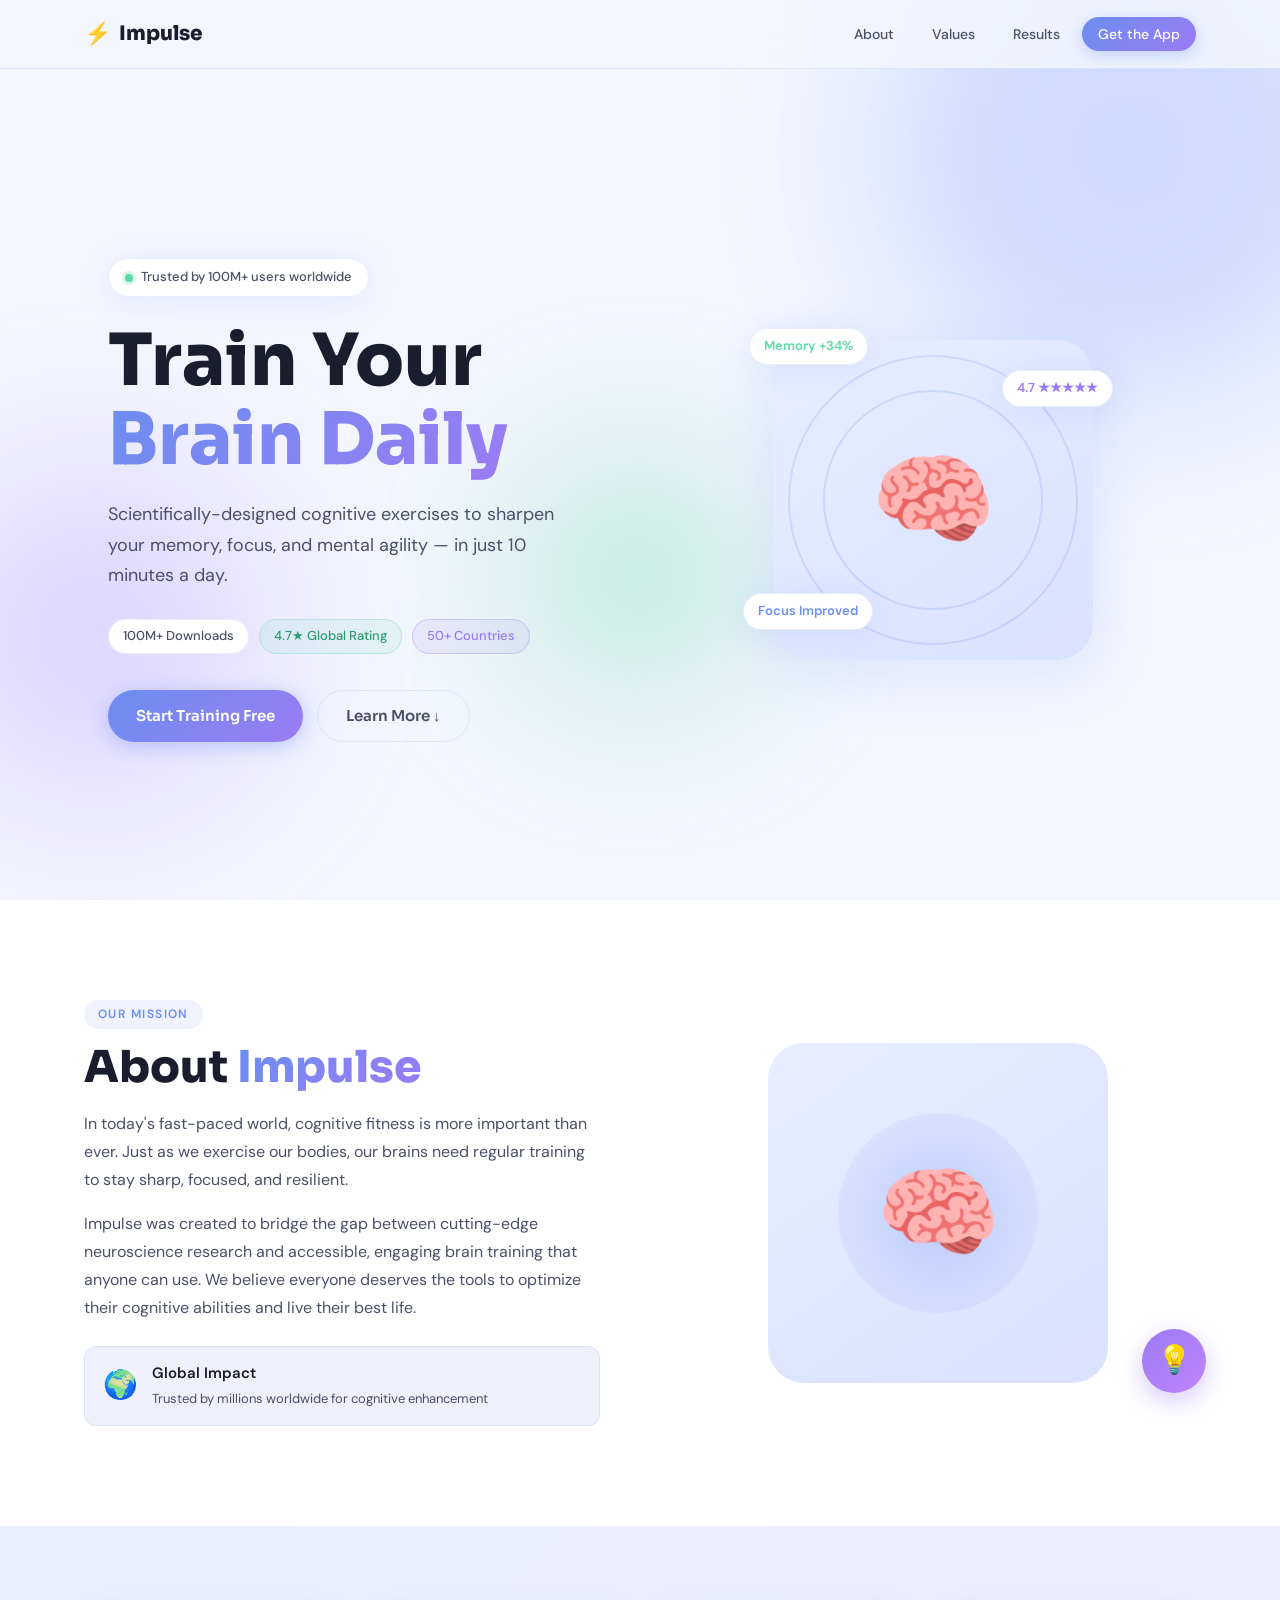
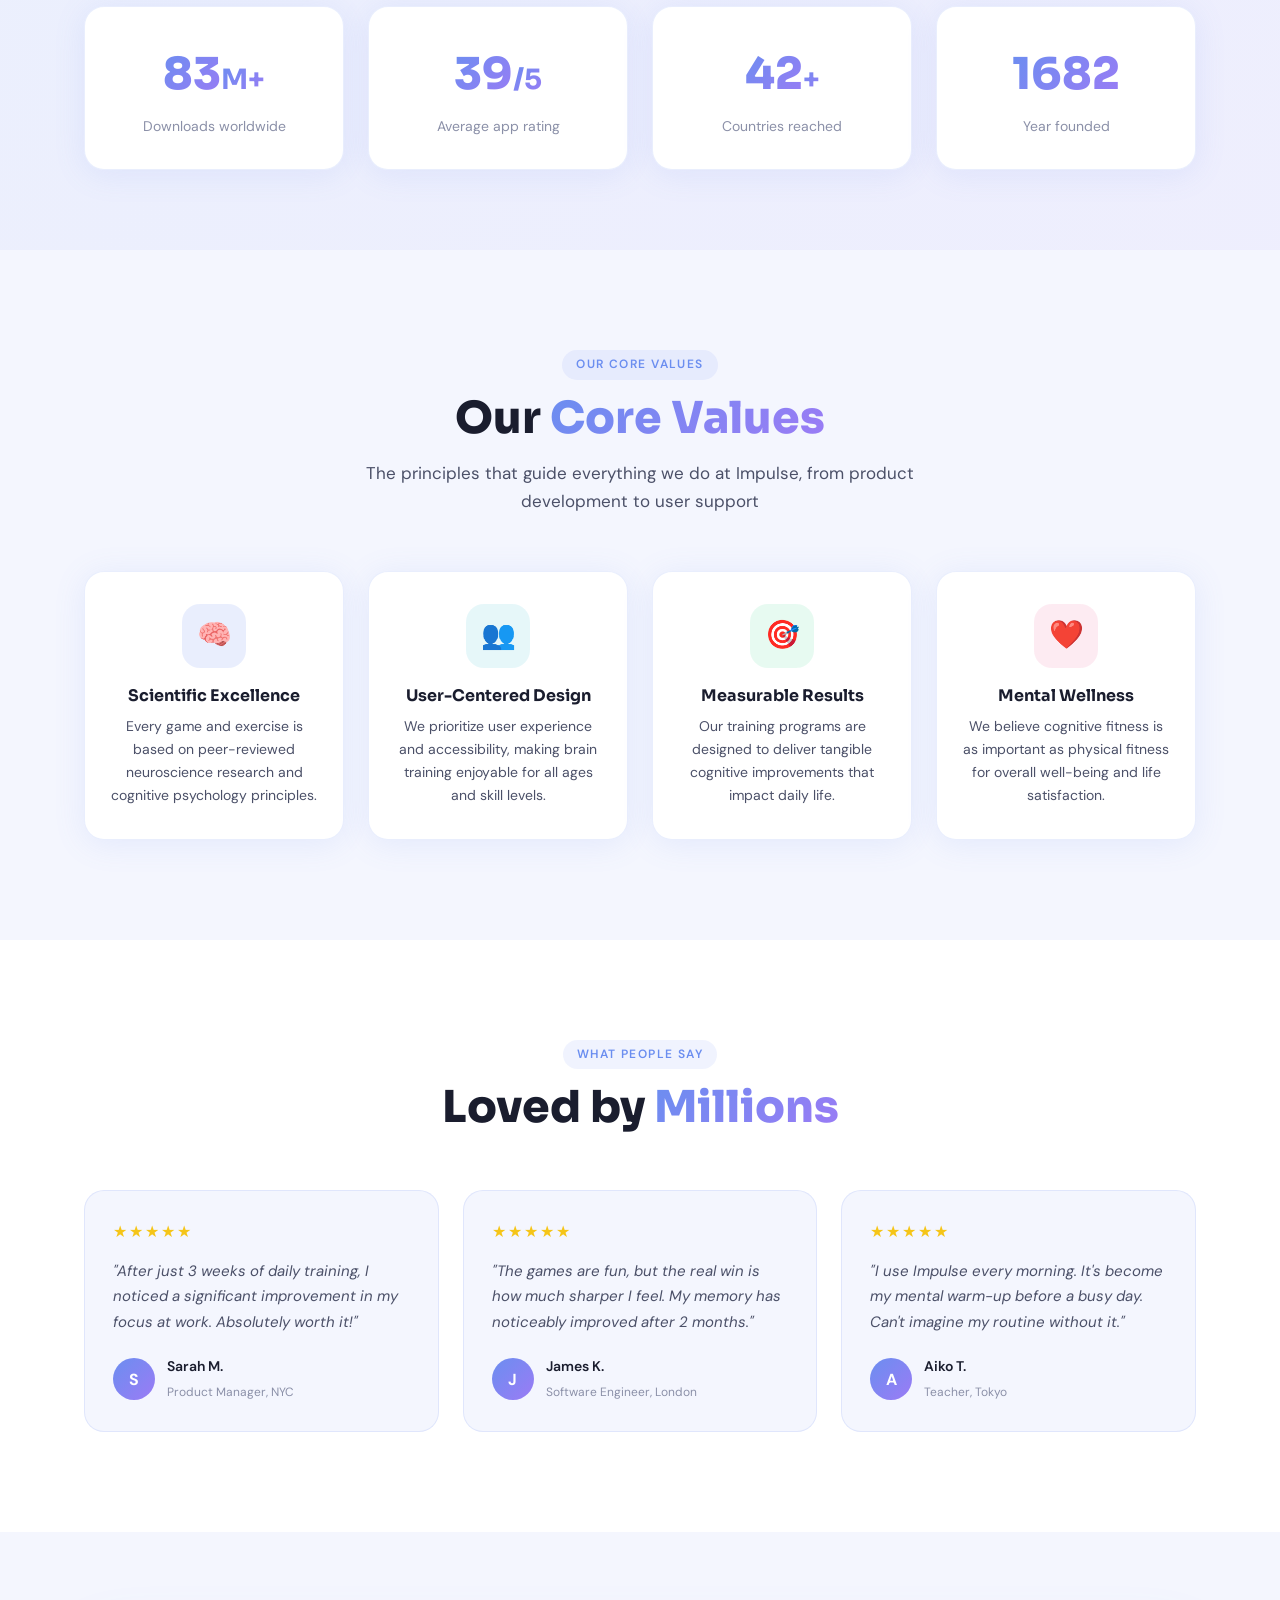
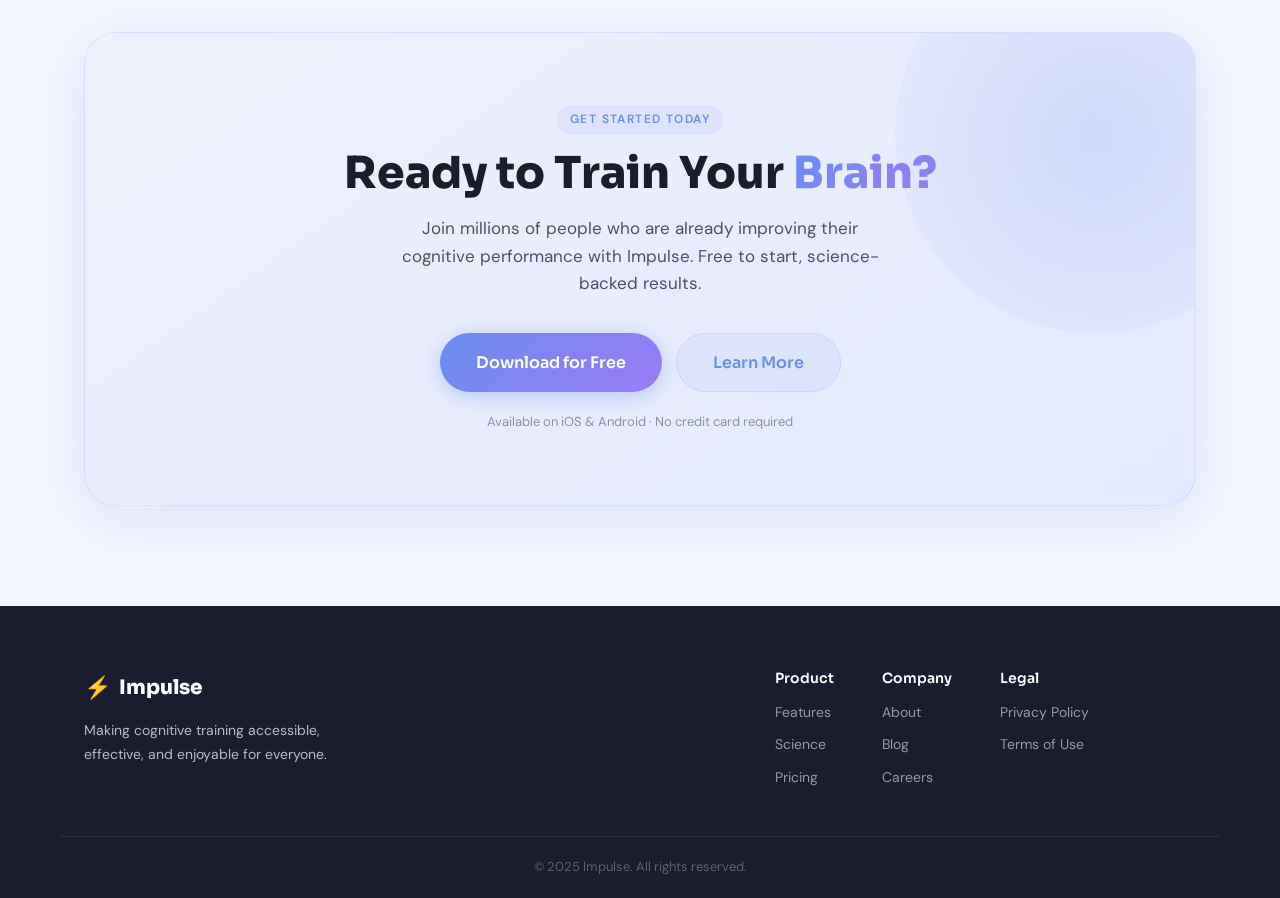
<file: index.html>
<!DOCTYPE html>
<html lang="en">
<head>
  <meta charset="UTF-8" />
  <meta name="viewport" content="width=device-width, initial-scale=1.0" />
  <title>Impulse — Brain Training App</title>
  <meta name="description" content="Train your brain with Impulse. Scientifically-designed cognitive exercises to sharpen memory, focus, and mental agility." />
  <meta property="og:title" content="Impulse — Brain Training App" />
  <meta property="og:description" content="100M+ downloads. Trusted by millions for cognitive enhancement." />
  <meta property="og:type" content="website" />
  <link rel="preconnect" href="https://fonts.googleapis.com" />
  <link rel="preconnect" href="https://fonts.gstatic.com" crossorigin />
  <link href="https://fonts.googleapis.com/css2?family=Sora:wght@300;400;500;600;700;800&family=DM+Sans:ital,opsz,wght@0,9..40,300;0,9..40,400;0,9..40,500;1,9..40,300&display=swap" rel="stylesheet" />
  <link rel="stylesheet" href="style.css" />
</head>
<body>

  <!-- NAV -->
  <nav class="nav">
    <div class="nav-inner">
      <a class="logo" href="#">
        <span class="logo-icon">⚡</span>
        <span class="logo-text">Impulse</span>
      </a>
      <ul class="nav-links">
        <li><a href="#about">About</a></li>
        <li><a href="#values">Values</a></li>
        <li><a href="#stats">Results</a></li>
        <li><a href="#cta" class="nav-cta">Get the App</a></li>
      </ul>
      <button class="hamburger" aria-label="Menu">
        <span></span><span></span><span></span>
      </button>
    </div>
  </nav>

  <!-- HERO -->
  <section class="hero" id="hero">
    <div class="hero-bg">
      <div class="orb orb-1"></div>
      <div class="orb orb-2"></div>
      <div class="orb orb-3"></div>
    </div>
    <div class="container hero-content">
      <div class="hero-badge">
        <span class="badge-dot"></span>
        Trusted by 100M+ users worldwide
      </div>
      <h1 class="hero-title">
        Train Your<br/>
        <span class="gradient-text">Brain Daily</span>
      </h1>
      <p class="hero-sub">
        Scientifically-designed cognitive exercises to sharpen your memory, focus, and mental agility — in just 10 minutes a day.
      </p>
      <div class="hero-pills">
        <span class="pill">100M+ Downloads</span>
        <span class="pill pill-green">4.7★ Global Rating</span>
        <span class="pill pill-purple">50+ Countries</span>
      </div>
      <div class="hero-actions">
        <a href="#cta" class="btn btn-primary">Start Training Free</a>
        <a href="#about" class="btn btn-ghost">Learn More ↓</a>
      </div>
    </div>
    <div class="hero-visual">
      <div class="brain-card">
        <div class="brain-icon">🧠</div>
        <div class="brain-ripple"></div>
        <div class="brain-ripple r2"></div>
        <div class="floating-badge fb-1">Memory +34%</div>
        <div class="floating-badge fb-2">Focus Improved</div>
        <div class="floating-badge fb-3">4.7 ★★★★★</div>
      </div>
    </div>
  </section>

  <!-- ABOUT -->
  <section class="about" id="about">
    <div class="container about-grid">
      <div class="about-text" data-reveal>
        <span class="section-label">Our Mission</span>
        <h2 class="section-title">
          About <span class="gradient-text">Impulse</span>
        </h2>
        <p>In today's fast-paced world, cognitive fitness is more important than ever. Just as we exercise our bodies, our brains need regular training to stay sharp, focused, and resilient.</p>
        <p>Impulse was created to bridge the gap between cutting-edge neuroscience research and accessible, engaging brain training that anyone can use. We believe everyone deserves the tools to optimize their cognitive abilities and live their best life.</p>
        <div class="about-badge">
          <div class="badge-icon">🌍</div>
          <div>
            <strong>Global Impact</strong>
            <span>Trusted by millions worldwide for cognitive enhancement</span>
          </div>
        </div>
      </div>
      <div class="about-visual" data-reveal>
        <div class="visual-card">
          <div class="visual-brain">🧠</div>
          <div class="visual-glow"></div>
        </div>
        <div class="lightbulb-badge">💡</div>
      </div>
    </div>
  </section>

  <!-- STATS -->
  <section class="stats" id="stats">
    <div class="container">
      <div class="stats-grid">
        <div class="stat-card" data-reveal>
          <span class="stat-num" data-count="100">0</span><span class="stat-unit">M+</span>
          <p>Downloads worldwide</p>
        </div>
        <div class="stat-card" data-reveal>
          <span class="stat-num" data-count="47">0</span><span class="stat-unit">/5</span>
          <p>Average app rating</p>
        </div>
        <div class="stat-card" data-reveal>
          <span class="stat-num" data-count="50">0</span><span class="stat-unit">+</span>
          <p>Countries reached</p>
        </div>
        <div class="stat-card" data-reveal>
          <span class="stat-num" data-count="2018">0</span>
          <p>Year founded</p>
        </div>
      </div>
    </div>
  </section>

  <!-- CORE VALUES -->
  <section class="values" id="values">
    <div class="container">
      <div class="section-header" data-reveal>
        <span class="section-label">Our Core Values</span>
        <h2 class="section-title">Our <span class="gradient-text">Core Values</span></h2>
        <p class="section-sub">The principles that guide everything we do at Impulse, from product development to user support</p>
      </div>
      <div class="values-grid">
        <div class="value-card" data-reveal>
          <div class="value-icon vi-blue">🧠</div>
          <h3>Scientific Excellence</h3>
          <p>Every game and exercise is based on peer-reviewed neuroscience research and cognitive psychology principles.</p>
        </div>
        <div class="value-card" data-reveal>
          <div class="value-icon vi-teal">👥</div>
          <h3>User-Centered Design</h3>
          <p>We prioritize user experience and accessibility, making brain training enjoyable for all ages and skill levels.</p>
        </div>
        <div class="value-card" data-reveal>
          <div class="value-icon vi-green">🎯</div>
          <h3>Measurable Results</h3>
          <p>Our training programs are designed to deliver tangible cognitive improvements that impact daily life.</p>
        </div>
        <div class="value-card" data-reveal>
          <div class="value-icon vi-pink">❤️</div>
          <h3>Mental Wellness</h3>
          <p>We believe cognitive fitness is as important as physical fitness for overall well-being and life satisfaction.</p>
        </div>
      </div>
    </div>
  </section>

  <!-- TESTIMONIALS -->
  <section class="testimonials">
    <div class="container">
      <div class="section-header" data-reveal>
        <span class="section-label">What People Say</span>
        <h2 class="section-title">Loved by <span class="gradient-text">Millions</span></h2>
      </div>
      <div class="testimonials-grid">
        <div class="testimonial-card" data-reveal>
          <div class="stars">★★★★★</div>
          <p>"After just 3 weeks of daily training, I noticed a significant improvement in my focus at work. Absolutely worth it!"</p>
          <div class="testimonial-author">
            <div class="avatar">S</div>
            <div>
              <strong>Sarah M.</strong>
              <span>Product Manager, NYC</span>
            </div>
          </div>
        </div>
        <div class="testimonial-card" data-reveal>
          <div class="stars">★★★★★</div>
          <p>"The games are fun, but the real win is how much sharper I feel. My memory has noticeably improved after 2 months."</p>
          <div class="testimonial-author">
            <div class="avatar">J</div>
            <div>
              <strong>James K.</strong>
              <span>Software Engineer, London</span>
            </div>
          </div>
        </div>
        <div class="testimonial-card" data-reveal>
          <div class="stars">★★★★★</div>
          <p>"I use Impulse every morning. It's become my mental warm-up before a busy day. Can't imagine my routine without it."</p>
          <div class="testimonial-author">
            <div class="avatar">A</div>
            <div>
              <strong>Aiko T.</strong>
              <span>Teacher, Tokyo</span>
            </div>
          </div>
        </div>
      </div>
    </div>
  </section>

  <!-- CTA -->
  <section class="cta-section" id="cta">
    <div class="container">
      <div class="cta-card" data-reveal>
        <div class="cta-orb"></div>
        <span class="section-label">Get Started Today</span>
        <h2>Ready to Train Your <span class="gradient-text">Brain?</span></h2>
        <p>Join millions of people who are already improving their cognitive performance with Impulse. Free to start, science-backed results.</p>
        <div class="cta-actions">
          <a href="#" class="btn btn-primary btn-large">Download for Free</a>
          <a href="#" class="btn btn-outline btn-large">Learn More</a>
        </div>
        <div class="cta-note">Available on iOS & Android · No credit card required</div>
      </div>
    </div>
  </section>

  <!-- FOOTER -->
  <footer class="footer">
    <div class="container footer-inner">
      <div class="footer-brand">
        <a class="logo" href="#">
          <span class="logo-icon">⚡</span>
          <span class="logo-text">Impulse</span>
        </a>
        <p>Making cognitive training accessible, effective, and enjoyable for everyone.</p>
      </div>
      <div class="footer-links">
        <div class="footer-col">
          <h4>Product</h4>
          <a href="#">Features</a>
          <a href="#">Science</a>
          <a href="#">Pricing</a>
        </div>
        <div class="footer-col">
          <h4>Company</h4>
          <a href="#">About</a>
          <a href="#">Blog</a>
          <a href="#">Careers</a>
        </div>
        <div class="footer-col">
          <h4>Legal</h4>
          <a href="privacy.html">Privacy Policy</a>
          <a href="terms.html">Terms of Use</a>
        </div>
      </div>
    </div>
    <div class="footer-bottom">
      <p>© 2025 Impulse. All rights reserved.</p>
    </div>
  </footer>

  <script src="main.js"></script>
</body>
</html>
</file>
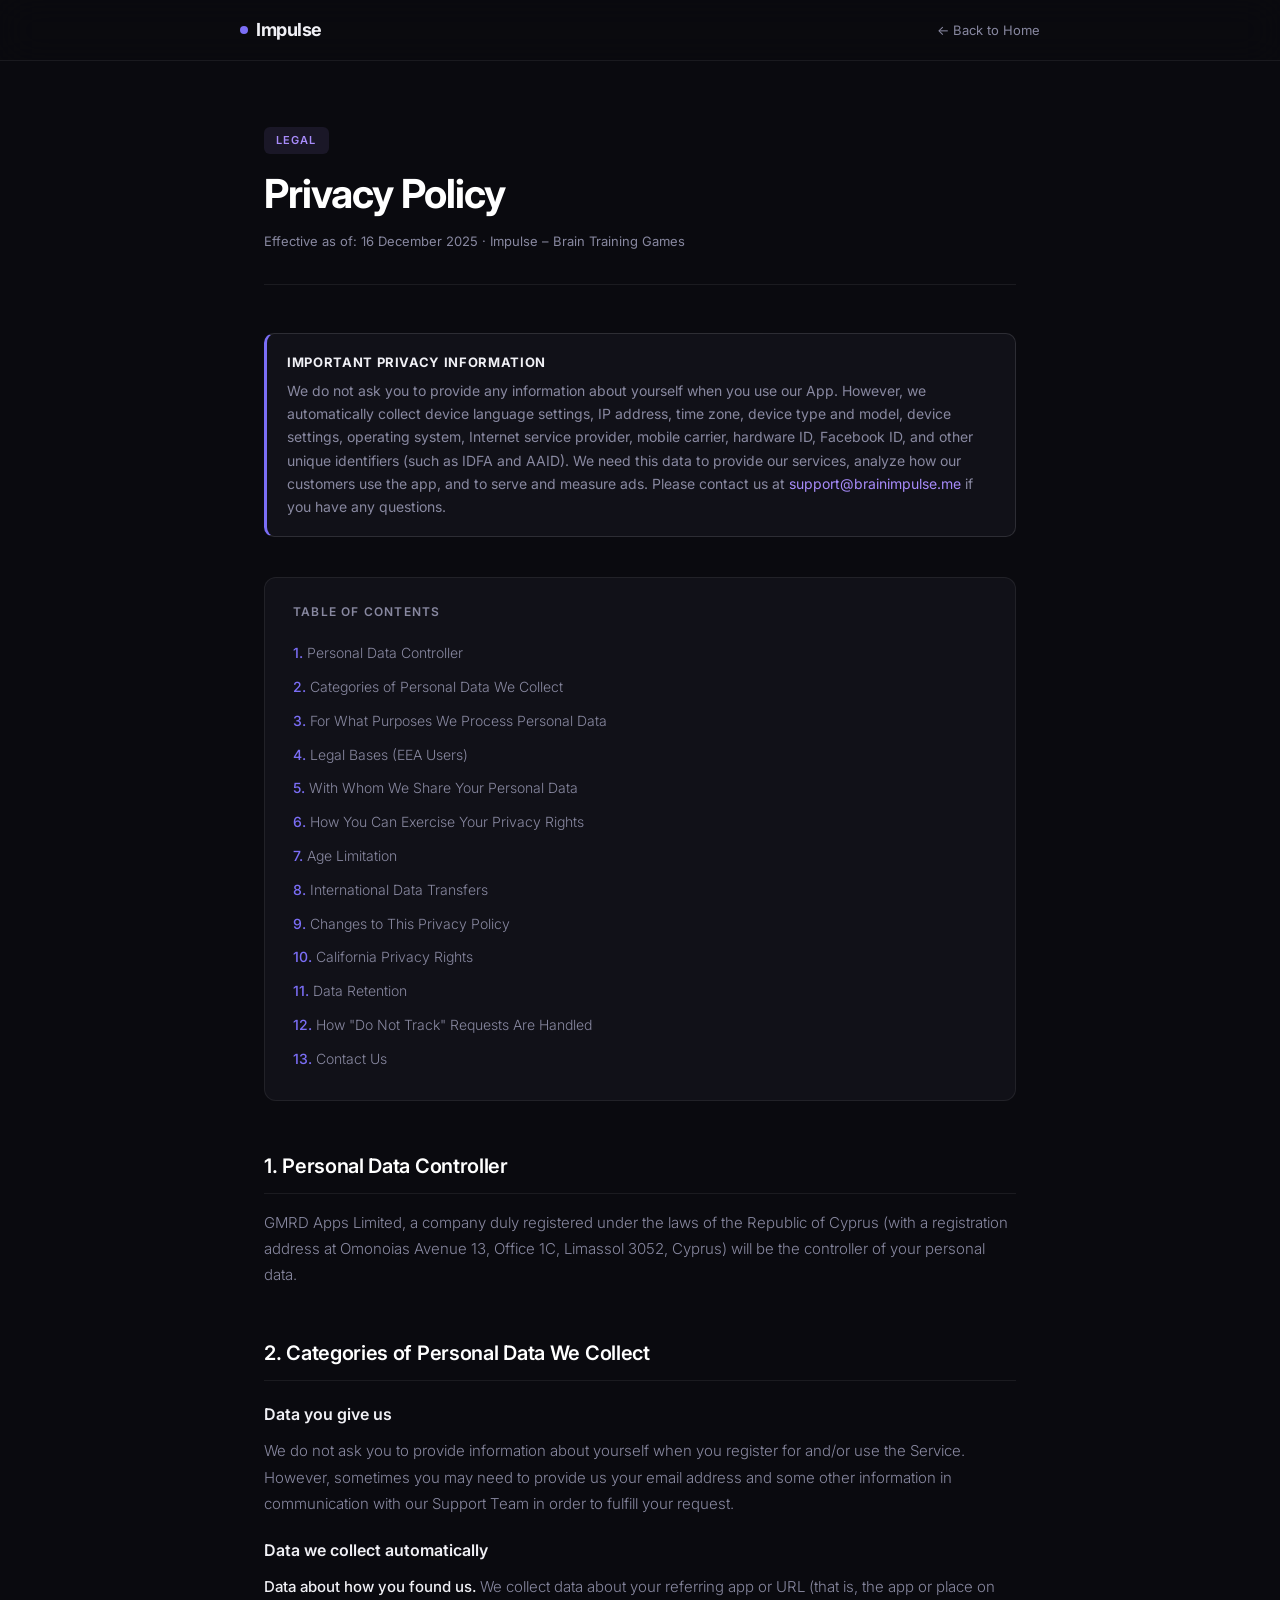
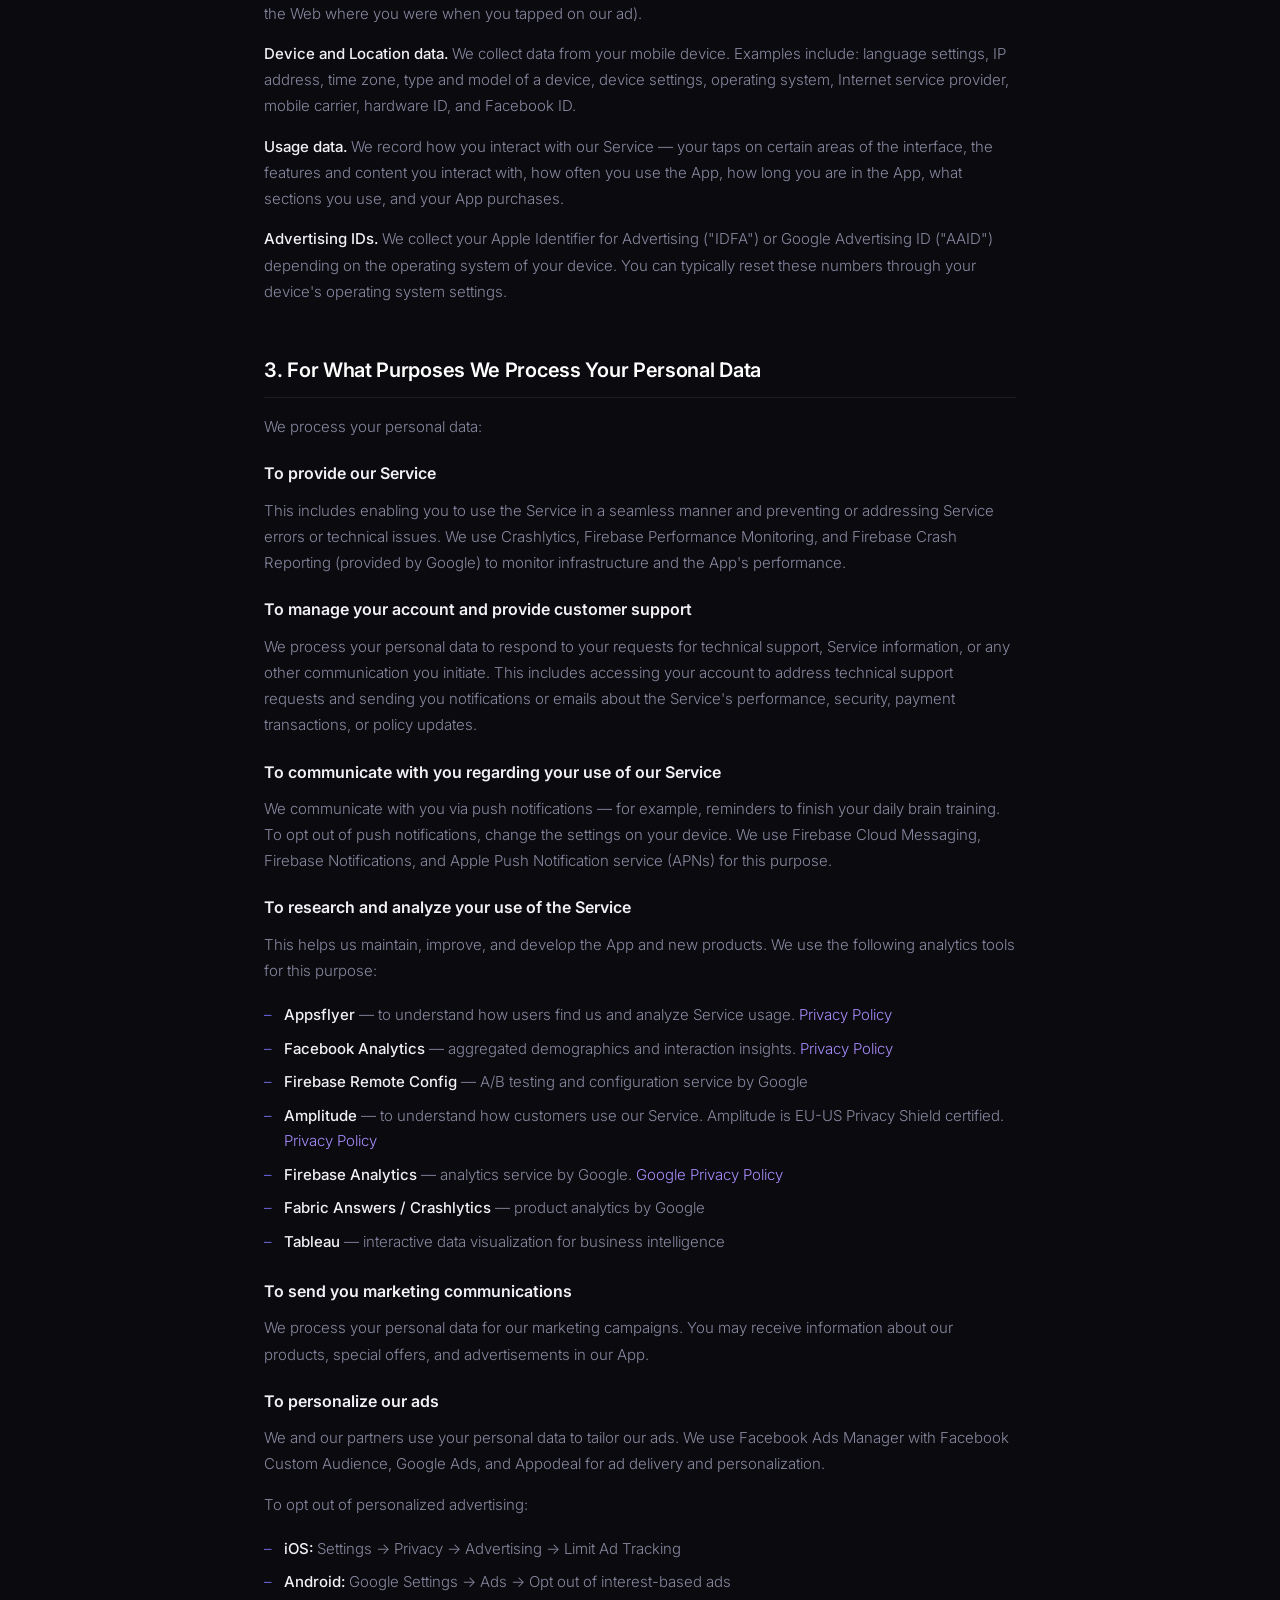
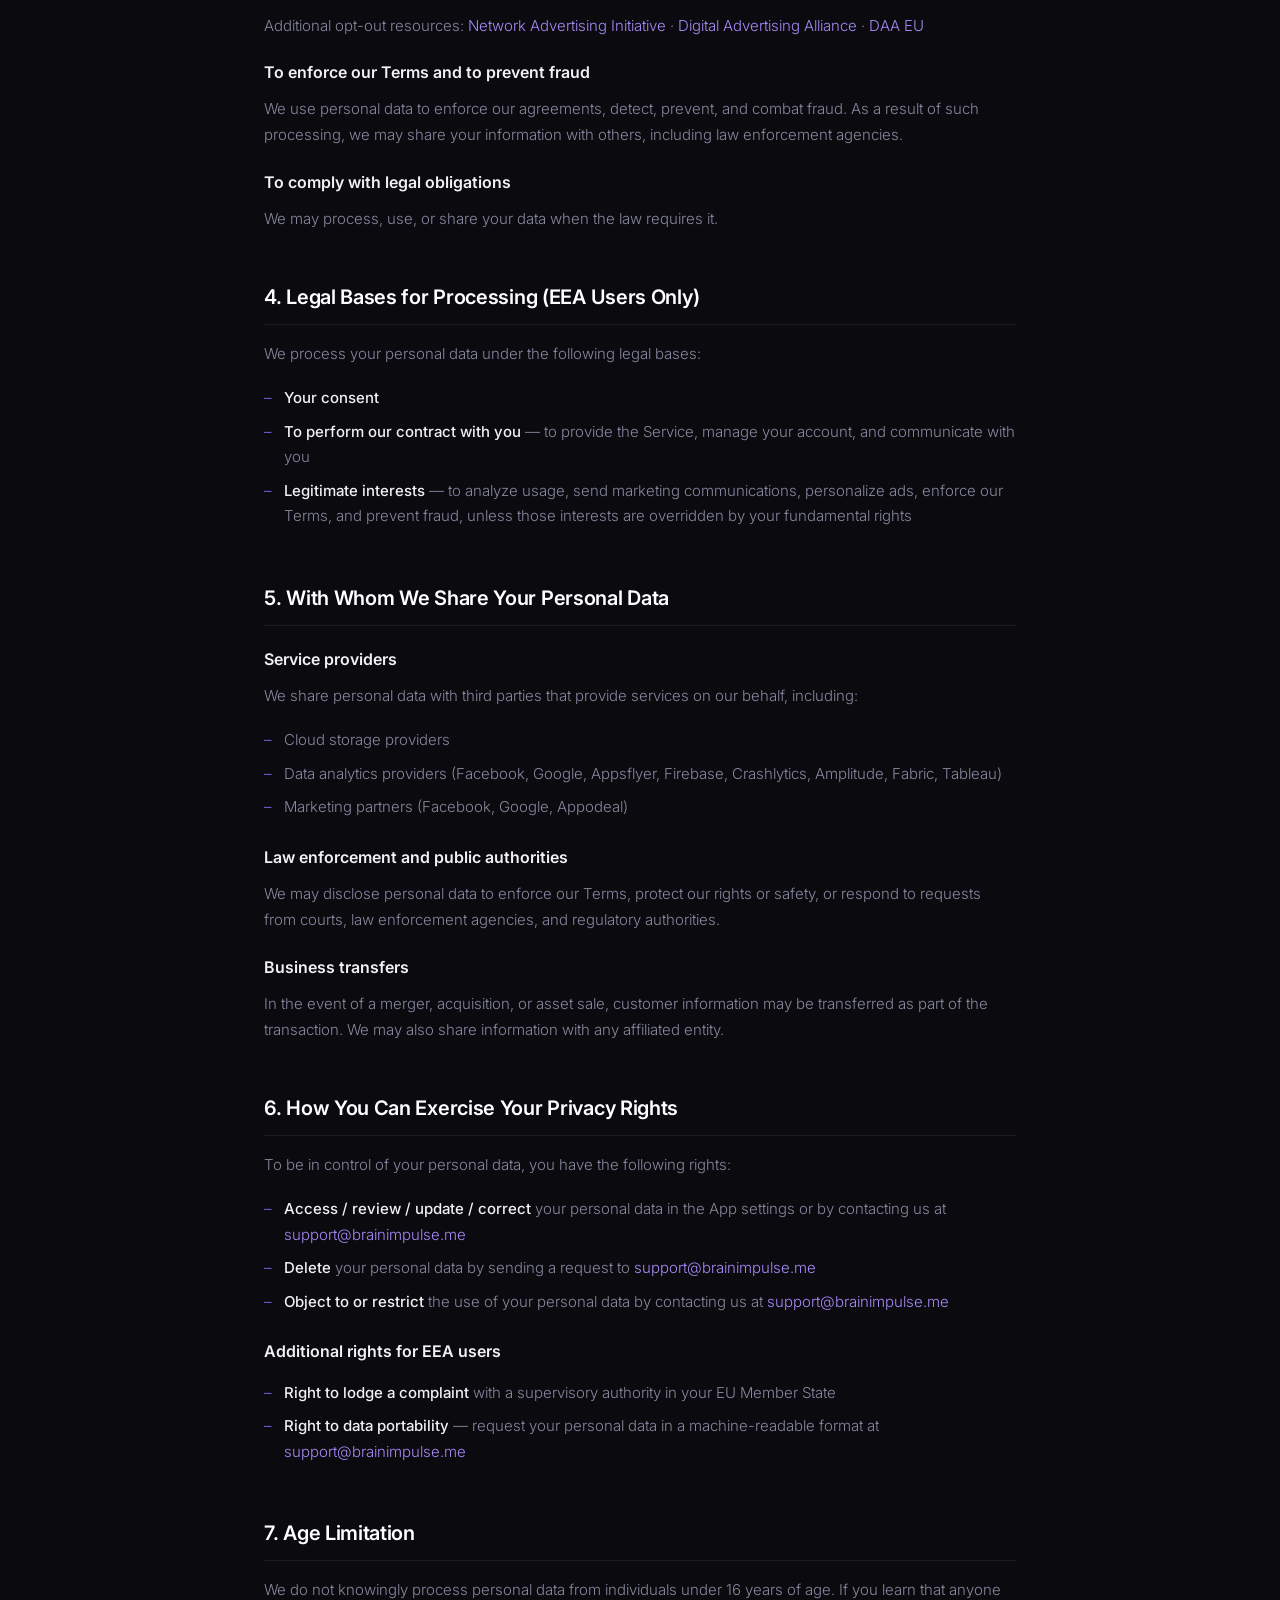
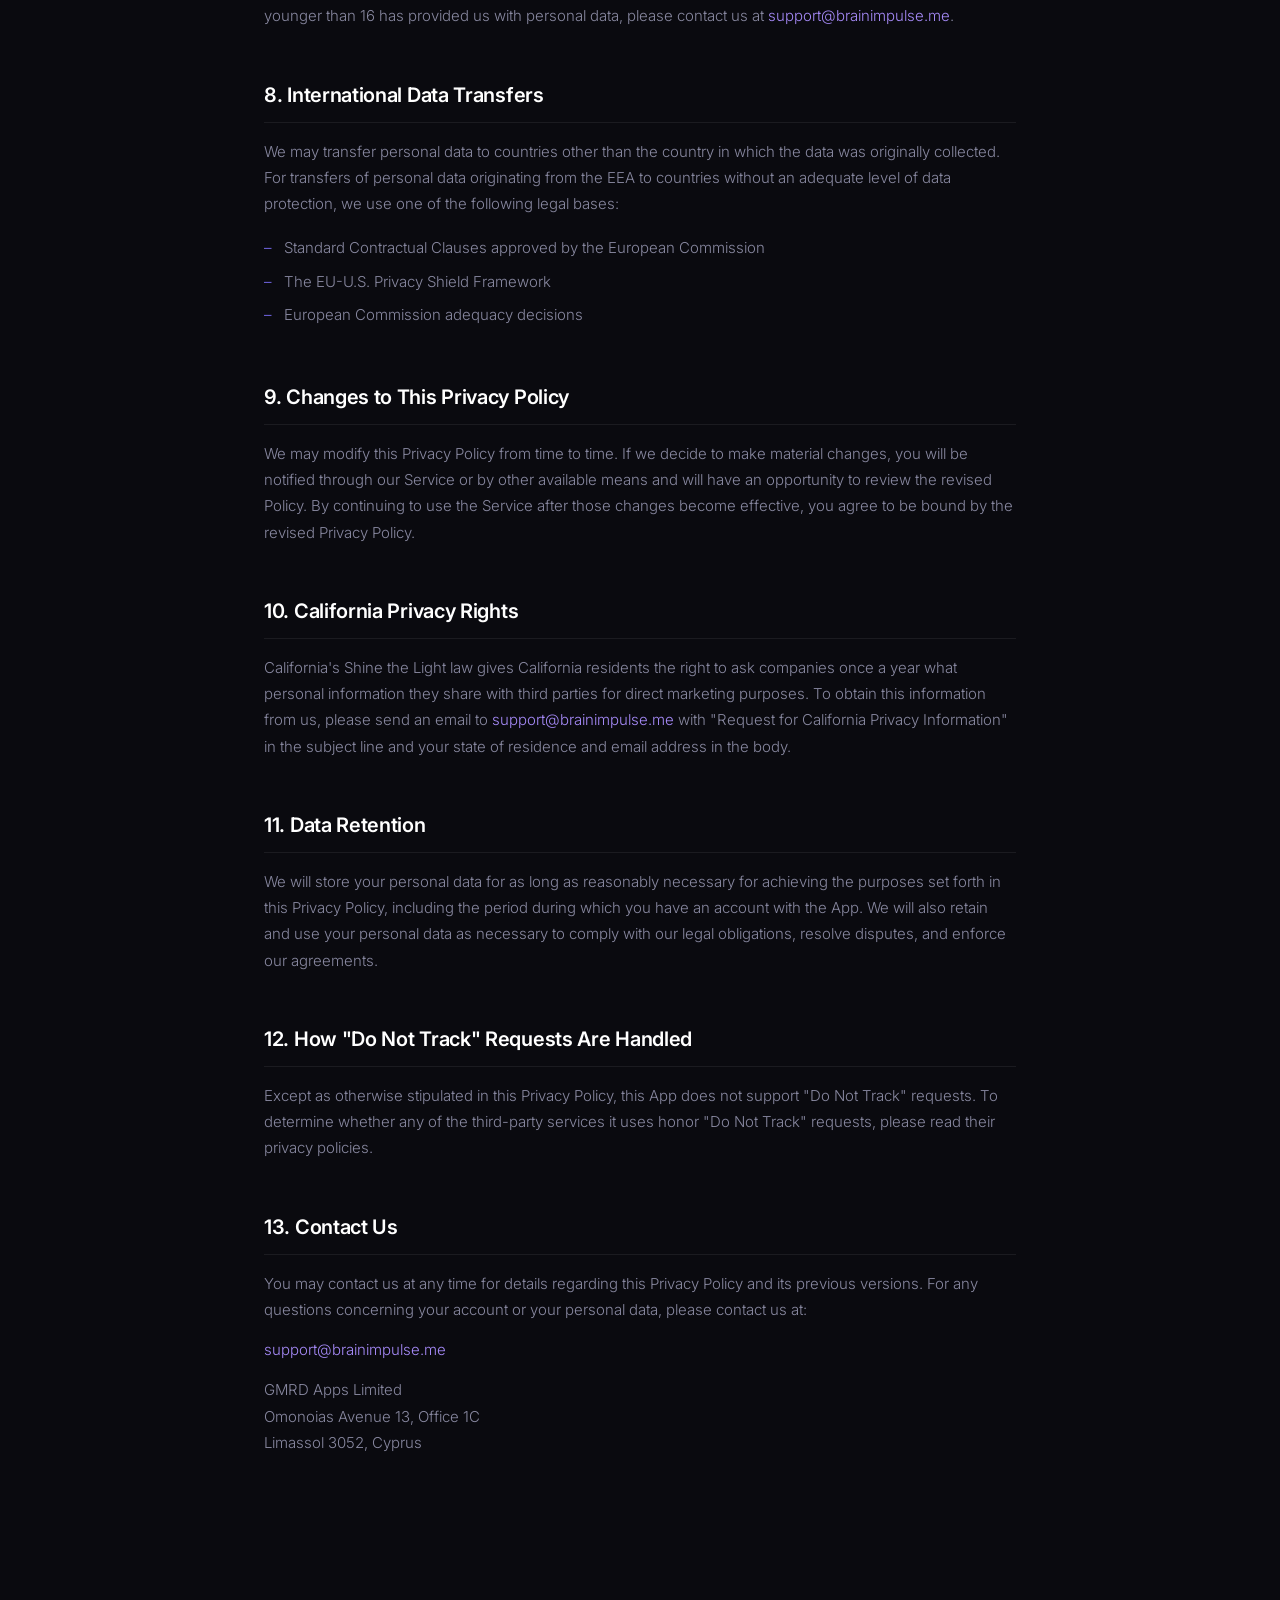
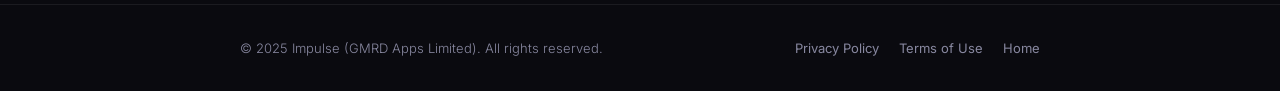
<file: privacy.html>
<!DOCTYPE html>
<html lang="en">
<head>
  <meta charset="UTF-8" />
  <meta name="viewport" content="width=device-width, initial-scale=1.0" />
  <title>Privacy Policy — Impulse</title>
  <meta name="description" content="Privacy Policy for Impulse – Brain Training Games." />
  <link rel="preconnect" href="https://fonts.googleapis.com" />
  <link rel="preconnect" href="https://fonts.gstatic.com" crossorigin />
  <link href="https://fonts.googleapis.com/css2?family=Inter:wght@300;400;500;600;700&display=swap" rel="stylesheet" />
  <style>
    *, *::before, *::after { box-sizing: border-box; margin: 0; padding: 0; }
    :root {
      --bg: #0a0a0f;
      --surface: #111118;
      --surface2: #16161f;
      --border: rgba(255,255,255,0.07);
      --border2: rgba(255,255,255,0.12);
      --text: #f0f0f5;
      --muted: #8888a0;
      --accent: #7b6ef6;
      --accent2: #a78bfa;
    }
    html { scroll-behavior: smooth; }
    body { font-family: 'Inter', sans-serif; background: var(--bg); color: var(--text); font-size: 16px; line-height: 1.7; }
    a { color: var(--accent2); text-decoration: none; }
    a:hover { text-decoration: underline; }

    /* NAV */
    nav { background: rgba(10,10,15,0.9); backdrop-filter: blur(20px); border-bottom: 1px solid var(--border); padding: 0 24px; position: sticky; top: 0; z-index: 100; }
    .nav-inner { max-width: 800px; margin: 0 auto; height: 60px; display: flex; align-items: center; justify-content: space-between; }
    .logo { font-weight: 700; font-size: 18px; letter-spacing: -0.5px; display: flex; align-items: center; gap: 8px; color: var(--text); text-decoration: none; }
    .logo-dot { width: 8px; height: 8px; background: var(--accent); border-radius: 50%; }
    .back-link { font-size: 13px; color: var(--muted); display: flex; align-items: center; gap: 6px; transition: color .2s; }
    .back-link:hover { color: var(--text); text-decoration: none; }

    /* CONTENT */
    .page-wrap { max-width: 800px; margin: 0 auto; padding: 64px 24px 100px; }
    .page-header { margin-bottom: 48px; padding-bottom: 32px; border-bottom: 1px solid var(--border); }
    .page-tag { display: inline-block; font-size: 11px; font-weight: 600; letter-spacing: 0.1em; text-transform: uppercase; color: var(--accent2); background: rgba(167,139,250,0.1); padding: 4px 12px; border-radius: 6px; margin-bottom: 16px; }
    .page-title { font-size: clamp(28px, 5vw, 40px); font-weight: 700; letter-spacing: -1px; color: #fff; line-height: 1.2; margin-bottom: 12px; }
    .page-meta { font-size: 13px; color: var(--muted); }
    .notice-box { background: var(--surface); border: 1px solid var(--border2); border-left: 3px solid var(--accent); border-radius: 10px; padding: 18px 20px; margin-bottom: 40px; font-size: 14px; color: var(--muted); line-height: 1.65; }
    .notice-box strong { color: var(--text); display: block; margin-bottom: 6px; font-size: 13px; text-transform: uppercase; letter-spacing: 0.05em; }

    /* SECTIONS */
    .doc-section { margin-bottom: 48px; }
    .doc-section h2 { font-size: 20px; font-weight: 600; color: #fff; margin-bottom: 16px; padding-bottom: 10px; border-bottom: 1px solid var(--border); letter-spacing: -0.3px; }
    .doc-section h3 { font-size: 16px; font-weight: 600; color: var(--text); margin: 20px 0 10px; }
    .doc-section p { font-size: 15px; color: var(--muted); margin-bottom: 14px; font-weight: 300; line-height: 1.75; }
    .doc-section ul { list-style: none; padding: 0; margin-bottom: 14px; }
    .doc-section ul li { font-size: 15px; color: var(--muted); padding: 4px 0 4px 20px; position: relative; font-weight: 300; }
    .doc-section ul li::before { content: '–'; position: absolute; left: 0; color: var(--accent); }
    .doc-section a { color: var(--accent2); }

    /* TOC */
    .toc { background: var(--surface); border: 1px solid var(--border); border-radius: 12px; padding: 24px 28px; margin-bottom: 48px; }
    .toc h4 { font-size: 12px; font-weight: 600; letter-spacing: 0.1em; text-transform: uppercase; color: var(--muted); margin-bottom: 14px; }
    .toc ol { list-style: none; counter-reset: toc-counter; padding: 0; }
    .toc ol li { counter-increment: toc-counter; font-size: 14px; padding: 5px 0; font-weight: 300; }
    .toc ol li::before { content: counter(toc-counter) '. '; color: var(--accent); font-weight: 500; }
    .toc ol li a { color: var(--muted); transition: color .2s; }
    .toc ol li a:hover { color: var(--text); text-decoration: none; }

    /* FOOTER */
    footer { border-top: 1px solid var(--border); padding: 32px 24px; text-align: center; }
    .footer-inner { max-width: 800px; margin: 0 auto; display: flex; align-items: center; justify-content: space-between; flex-wrap: wrap; gap: 12px; }
    .footer-inner p { font-size: 13px; color: var(--muted); font-weight: 300; }
    .footer-inner a { font-size: 13px; color: var(--muted); }
    .footer-inner a:hover { color: var(--text); }
  </style>
</head>
<body>

<nav>
  <div class="nav-inner">
    <a class="logo" href="index.html"><div class="logo-dot"></div>Impulse</a>
    <a class="back-link" href="index.html">← Back to Home</a>
  </div>
</nav>

<div class="page-wrap">
  <div class="page-header">
    <span class="page-tag">Legal</span>
    <h1 class="page-title">Privacy Policy</h1>
    <p class="page-meta">Effective as of: 16 December 2025 · Impulse – Brain Training Games</p>
  </div>

  <div class="notice-box">
    <strong>Important Privacy Information</strong>
    We do not ask you to provide any information about yourself when you use our App. However, we automatically collect device language settings, IP address, time zone, device type and model, device settings, operating system, Internet service provider, mobile carrier, hardware ID, Facebook ID, and other unique identifiers (such as IDFA and AAID). We need this data to provide our services, analyze how our customers use the app, and to serve and measure ads. Please contact us at <a href="mailto:support@brainimpulse.me">support@brainimpulse.me</a> if you have any questions.
  </div>

  <div class="toc">
    <h4>Table of Contents</h4>
    <ol>
      <li><a href="#controller">Personal Data Controller</a></li>
      <li><a href="#categories">Categories of Personal Data We Collect</a></li>
      <li><a href="#purposes">For What Purposes We Process Personal Data</a></li>
      <li><a href="#legal-bases">Legal Bases (EEA Users)</a></li>
      <li><a href="#sharing">With Whom We Share Your Personal Data</a></li>
      <li><a href="#rights">How You Can Exercise Your Privacy Rights</a></li>
      <li><a href="#age">Age Limitation</a></li>
      <li><a href="#transfers">International Data Transfers</a></li>
      <li><a href="#changes">Changes to This Privacy Policy</a></li>
      <li><a href="#california">California Privacy Rights</a></li>
      <li><a href="#retention">Data Retention</a></li>
      <li><a href="#dnt">How "Do Not Track" Requests Are Handled</a></li>
      <li><a href="#contact">Contact Us</a></li>
    </ol>
  </div>

  <div class="doc-section" id="controller">
    <h2>1. Personal Data Controller</h2>
    <p>GMRD Apps Limited, a company duly registered under the laws of the Republic of Cyprus (with a registration address at Omonoias Avenue 13, Office 1C, Limassol 3052, Cyprus) will be the controller of your personal data.</p>
  </div>

  <div class="doc-section" id="categories">
    <h2>2. Categories of Personal Data We Collect</h2>
    <h3>Data you give us</h3>
    <p>We do not ask you to provide information about yourself when you register for and/or use the Service. However, sometimes you may need to provide us your email address and some other information in communication with our Support Team in order to fulfill your request.</p>

    <h3>Data we collect automatically</h3>
    <p><strong style="color:var(--text);font-weight:500">Data about how you found us.</strong> We collect data about your referring app or URL (that is, the app or place on the Web where you were when you tapped on our ad).</p>
    <p><strong style="color:var(--text);font-weight:500">Device and Location data.</strong> We collect data from your mobile device. Examples include: language settings, IP address, time zone, type and model of a device, device settings, operating system, Internet service provider, mobile carrier, hardware ID, and Facebook ID.</p>
    <p><strong style="color:var(--text);font-weight:500">Usage data.</strong> We record how you interact with our Service — your taps on certain areas of the interface, the features and content you interact with, how often you use the App, how long you are in the App, what sections you use, and your App purchases.</p>
    <p><strong style="color:var(--text);font-weight:500">Advertising IDs.</strong> We collect your Apple Identifier for Advertising ("IDFA") or Google Advertising ID ("AAID") depending on the operating system of your device. You can typically reset these numbers through your device's operating system settings.</p>
  </div>

  <div class="doc-section" id="purposes">
    <h2>3. For What Purposes We Process Your Personal Data</h2>
    <p>We process your personal data:</p>

    <h3>To provide our Service</h3>
    <p>This includes enabling you to use the Service in a seamless manner and preventing or addressing Service errors or technical issues. We use Crashlytics, Firebase Performance Monitoring, and Firebase Crash Reporting (provided by Google) to monitor infrastructure and the App's performance.</p>

    <h3>To manage your account and provide customer support</h3>
    <p>We process your personal data to respond to your requests for technical support, Service information, or any other communication you initiate. This includes accessing your account to address technical support requests and sending you notifications or emails about the Service's performance, security, payment transactions, or policy updates.</p>

    <h3>To communicate with you regarding your use of our Service</h3>
    <p>We communicate with you via push notifications — for example, reminders to finish your daily brain training. To opt out of push notifications, change the settings on your device. We use Firebase Cloud Messaging, Firebase Notifications, and Apple Push Notification service (APNs) for this purpose.</p>

    <h3>To research and analyze your use of the Service</h3>
    <p>This helps us maintain, improve, and develop the App and new products. We use the following analytics tools for this purpose:</p>
    <ul>
      <li><strong style="color:var(--text);font-weight:500">Appsflyer</strong> — to understand how users find us and analyze Service usage. <a href="https://www.appsflyer.com/legal/services-privacy-policy/" target="_blank">Privacy Policy</a></li>
      <li><strong style="color:var(--text);font-weight:500">Facebook Analytics</strong> — aggregated demographics and interaction insights. <a href="https://www.facebook.com/policy.php" target="_blank">Privacy Policy</a></li>
      <li><strong style="color:var(--text);font-weight:500">Firebase Remote Config</strong> — A/B testing and configuration service by Google</li>
      <li><strong style="color:var(--text);font-weight:500">Amplitude</strong> — to understand how customers use our Service. Amplitude is EU-US Privacy Shield certified. <a href="https://amplitude.com/privacy" target="_blank">Privacy Policy</a></li>
      <li><strong style="color:var(--text);font-weight:500">Firebase Analytics</strong> — analytics service by Google. <a href="https://policies.google.com/privacy" target="_blank">Google Privacy Policy</a></li>
      <li><strong style="color:var(--text);font-weight:500">Fabric Answers / Crashlytics</strong> — product analytics by Google</li>
      <li><strong style="color:var(--text);font-weight:500">Tableau</strong> — interactive data visualization for business intelligence</li>
    </ul>

    <h3>To send you marketing communications</h3>
    <p>We process your personal data for our marketing campaigns. You may receive information about our products, special offers, and advertisements in our App.</p>

    <h3>To personalize our ads</h3>
    <p>We and our partners use your personal data to tailor our ads. We use Facebook Ads Manager with Facebook Custom Audience, Google Ads, and Appodeal for ad delivery and personalization.</p>
    <p>To opt out of personalized advertising:</p>
    <ul>
      <li><strong style="color:var(--text);font-weight:500">iOS:</strong> Settings → Privacy → Advertising → Limit Ad Tracking</li>
      <li><strong style="color:var(--text);font-weight:500">Android:</strong> Google Settings → Ads → Opt out of interest-based ads</li>
    </ul>
    <p>Additional opt-out resources: <a href="http://optout.networkadvertising.org/" target="_blank">Network Advertising Initiative</a> · <a href="http://optout.aboutads.info" target="_blank">Digital Advertising Alliance</a> · <a href="http://www.youronlinechoices.com/" target="_blank">DAA EU</a></p>

    <h3>To enforce our Terms and to prevent fraud</h3>
    <p>We use personal data to enforce our agreements, detect, prevent, and combat fraud. As a result of such processing, we may share your information with others, including law enforcement agencies.</p>

    <h3>To comply with legal obligations</h3>
    <p>We may process, use, or share your data when the law requires it.</p>
  </div>

  <div class="doc-section" id="legal-bases">
    <h2>4. Legal Bases for Processing (EEA Users Only)</h2>
    <p>We process your personal data under the following legal bases:</p>
    <ul>
      <li><strong style="color:var(--text);font-weight:500">Your consent</strong></li>
      <li><strong style="color:var(--text);font-weight:500">To perform our contract with you</strong> — to provide the Service, manage your account, and communicate with you</li>
      <li><strong style="color:var(--text);font-weight:500">Legitimate interests</strong> — to analyze usage, send marketing communications, personalize ads, enforce our Terms, and prevent fraud, unless those interests are overridden by your fundamental rights</li>
    </ul>
  </div>

  <div class="doc-section" id="sharing">
    <h2>5. With Whom We Share Your Personal Data</h2>
    <h3>Service providers</h3>
    <p>We share personal data with third parties that provide services on our behalf, including:</p>
    <ul>
      <li>Cloud storage providers</li>
      <li>Data analytics providers (Facebook, Google, Appsflyer, Firebase, Crashlytics, Amplitude, Fabric, Tableau)</li>
      <li>Marketing partners (Facebook, Google, Appodeal)</li>
    </ul>
    <h3>Law enforcement and public authorities</h3>
    <p>We may disclose personal data to enforce our Terms, protect our rights or safety, or respond to requests from courts, law enforcement agencies, and regulatory authorities.</p>
    <h3>Business transfers</h3>
    <p>In the event of a merger, acquisition, or asset sale, customer information may be transferred as part of the transaction. We may also share information with any affiliated entity.</p>
  </div>

  <div class="doc-section" id="rights">
    <h2>6. How You Can Exercise Your Privacy Rights</h2>
    <p>To be in control of your personal data, you have the following rights:</p>
    <ul>
      <li><strong style="color:var(--text);font-weight:500">Access / review / update / correct</strong> your personal data in the App settings or by contacting us at <a href="mailto:support@brainimpulse.me">support@brainimpulse.me</a></li>
      <li><strong style="color:var(--text);font-weight:500">Delete</strong> your personal data by sending a request to <a href="mailto:support@brainimpulse.me">support@brainimpulse.me</a></li>
      <li><strong style="color:var(--text);font-weight:500">Object to or restrict</strong> the use of your personal data by contacting us at <a href="mailto:support@brainimpulse.me">support@brainimpulse.me</a></li>
    </ul>
    <h3>Additional rights for EEA users</h3>
    <ul>
      <li><strong style="color:var(--text);font-weight:500">Right to lodge a complaint</strong> with a supervisory authority in your EU Member State</li>
      <li><strong style="color:var(--text);font-weight:500">Right to data portability</strong> — request your personal data in a machine-readable format at <a href="mailto:support@brainimpulse.me">support@brainimpulse.me</a></li>
    </ul>
  </div>

  <div class="doc-section" id="age">
    <h2>7. Age Limitation</h2>
    <p>We do not knowingly process personal data from individuals under 16 years of age. If you learn that anyone younger than 16 has provided us with personal data, please contact us at <a href="mailto:support@brainimpulse.me">support@brainimpulse.me</a>.</p>
  </div>

  <div class="doc-section" id="transfers">
    <h2>8. International Data Transfers</h2>
    <p>We may transfer personal data to countries other than the country in which the data was originally collected. For transfers of personal data originating from the EEA to countries without an adequate level of data protection, we use one of the following legal bases:</p>
    <ul>
      <li>Standard Contractual Clauses approved by the European Commission</li>
      <li>The EU-U.S. Privacy Shield Framework</li>
      <li>European Commission adequacy decisions</li>
    </ul>
  </div>

  <div class="doc-section" id="changes">
    <h2>9. Changes to This Privacy Policy</h2>
    <p>We may modify this Privacy Policy from time to time. If we decide to make material changes, you will be notified through our Service or by other available means and will have an opportunity to review the revised Policy. By continuing to use the Service after those changes become effective, you agree to be bound by the revised Privacy Policy.</p>
  </div>

  <div class="doc-section" id="california">
    <h2>10. California Privacy Rights</h2>
    <p>California's Shine the Light law gives California residents the right to ask companies once a year what personal information they share with third parties for direct marketing purposes. To obtain this information from us, please send an email to <a href="mailto:support@brainimpulse.me">support@brainimpulse.me</a> with "Request for California Privacy Information" in the subject line and your state of residence and email address in the body.</p>
  </div>

  <div class="doc-section" id="retention">
    <h2>11. Data Retention</h2>
    <p>We will store your personal data for as long as reasonably necessary for achieving the purposes set forth in this Privacy Policy, including the period during which you have an account with the App. We will also retain and use your personal data as necessary to comply with our legal obligations, resolve disputes, and enforce our agreements.</p>
  </div>

  <div class="doc-section" id="dnt">
    <h2>12. How "Do Not Track" Requests Are Handled</h2>
    <p>Except as otherwise stipulated in this Privacy Policy, this App does not support "Do Not Track" requests. To determine whether any of the third-party services it uses honor "Do Not Track" requests, please read their privacy policies.</p>
  </div>

  <div class="doc-section" id="contact">
    <h2>13. Contact Us</h2>
    <p>You may contact us at any time for details regarding this Privacy Policy and its previous versions. For any questions concerning your account or your personal data, please contact us at:</p>
    <p><a href="mailto:support@brainimpulse.me">support@brainimpulse.me</a></p>
    <p>GMRD Apps Limited<br/>Omonoias Avenue 13, Office 1C<br/>Limassol 3052, Cyprus</p>
  </div>
</div>

<footer>
  <div class="footer-inner">
    <p>© 2025 Impulse (GMRD Apps Limited). All rights reserved.</p>
    <div style="display:flex;gap:20px">
      <a href="privacy.html">Privacy Policy</a>
      <a href="terms.html">Terms of Use</a>
      <a href="index.html">Home</a>
    </div>
  </div>
</footer>

</body>
</html>
</file>
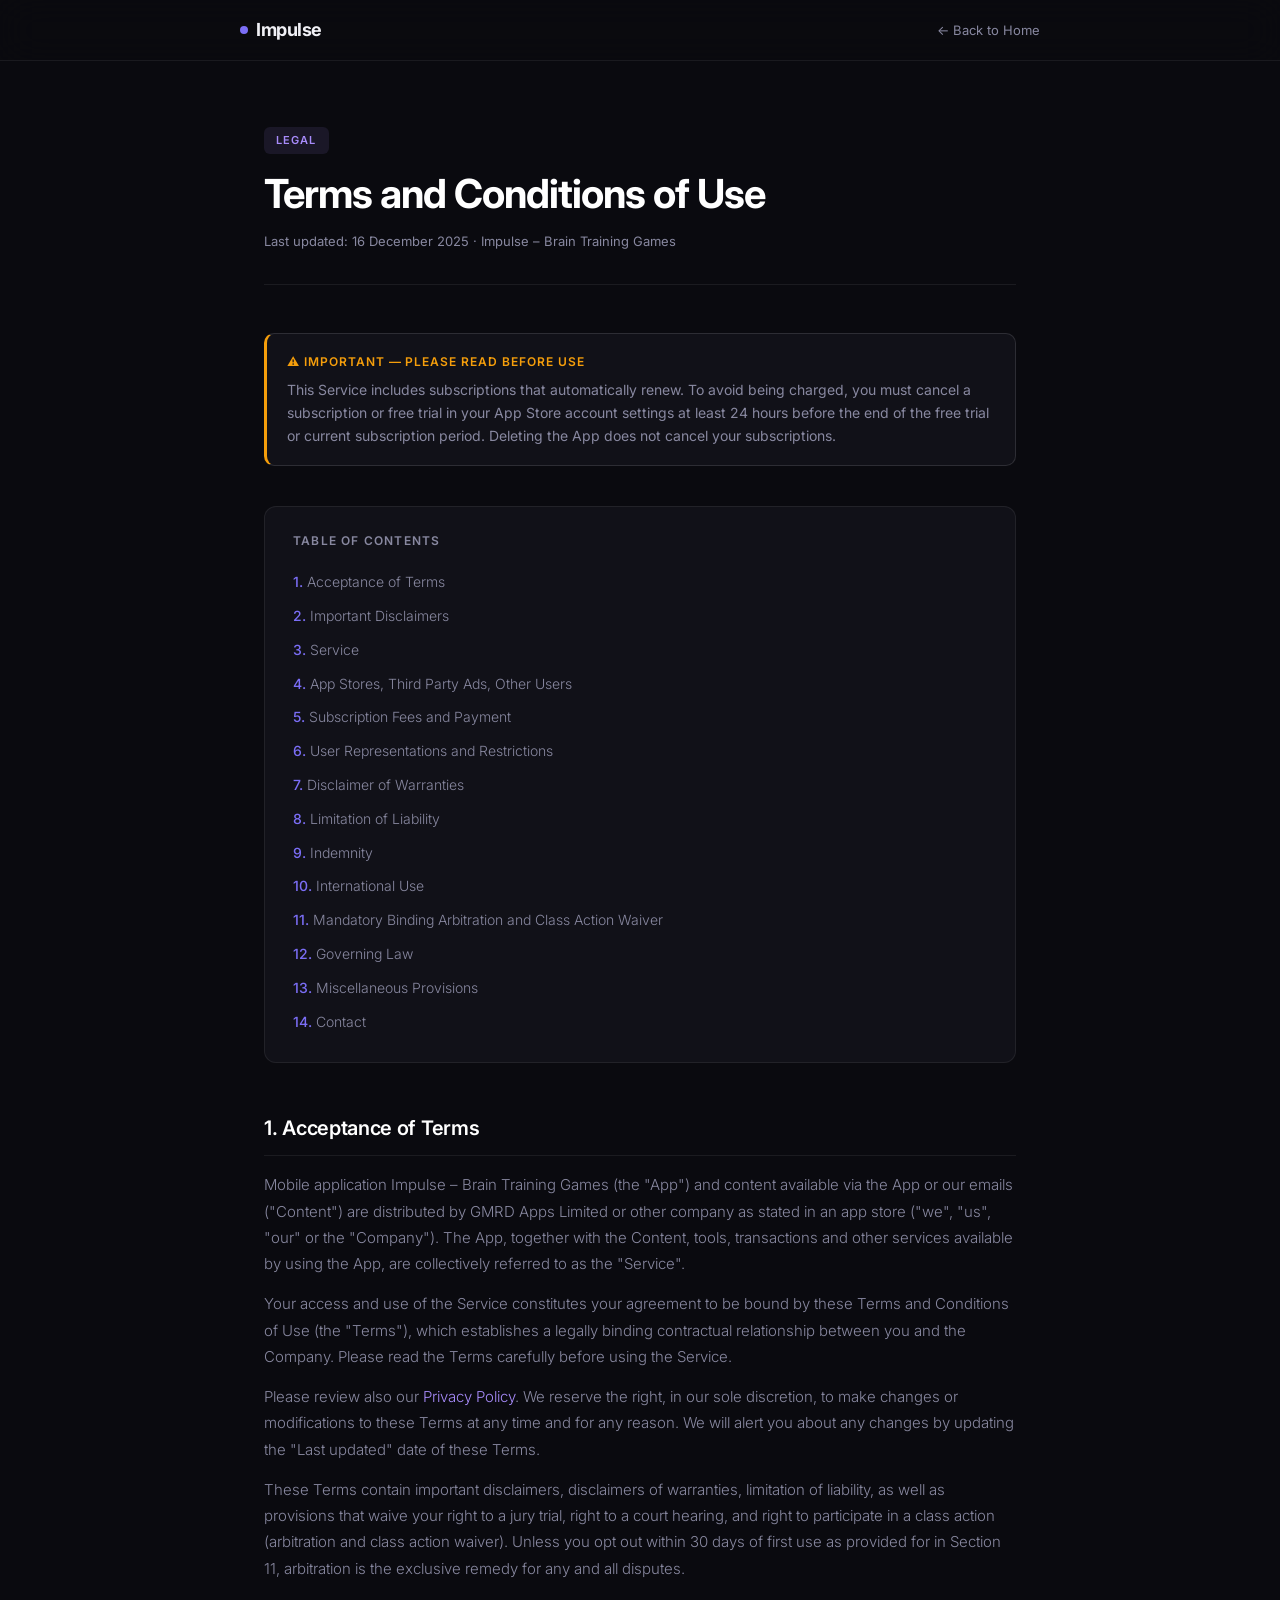
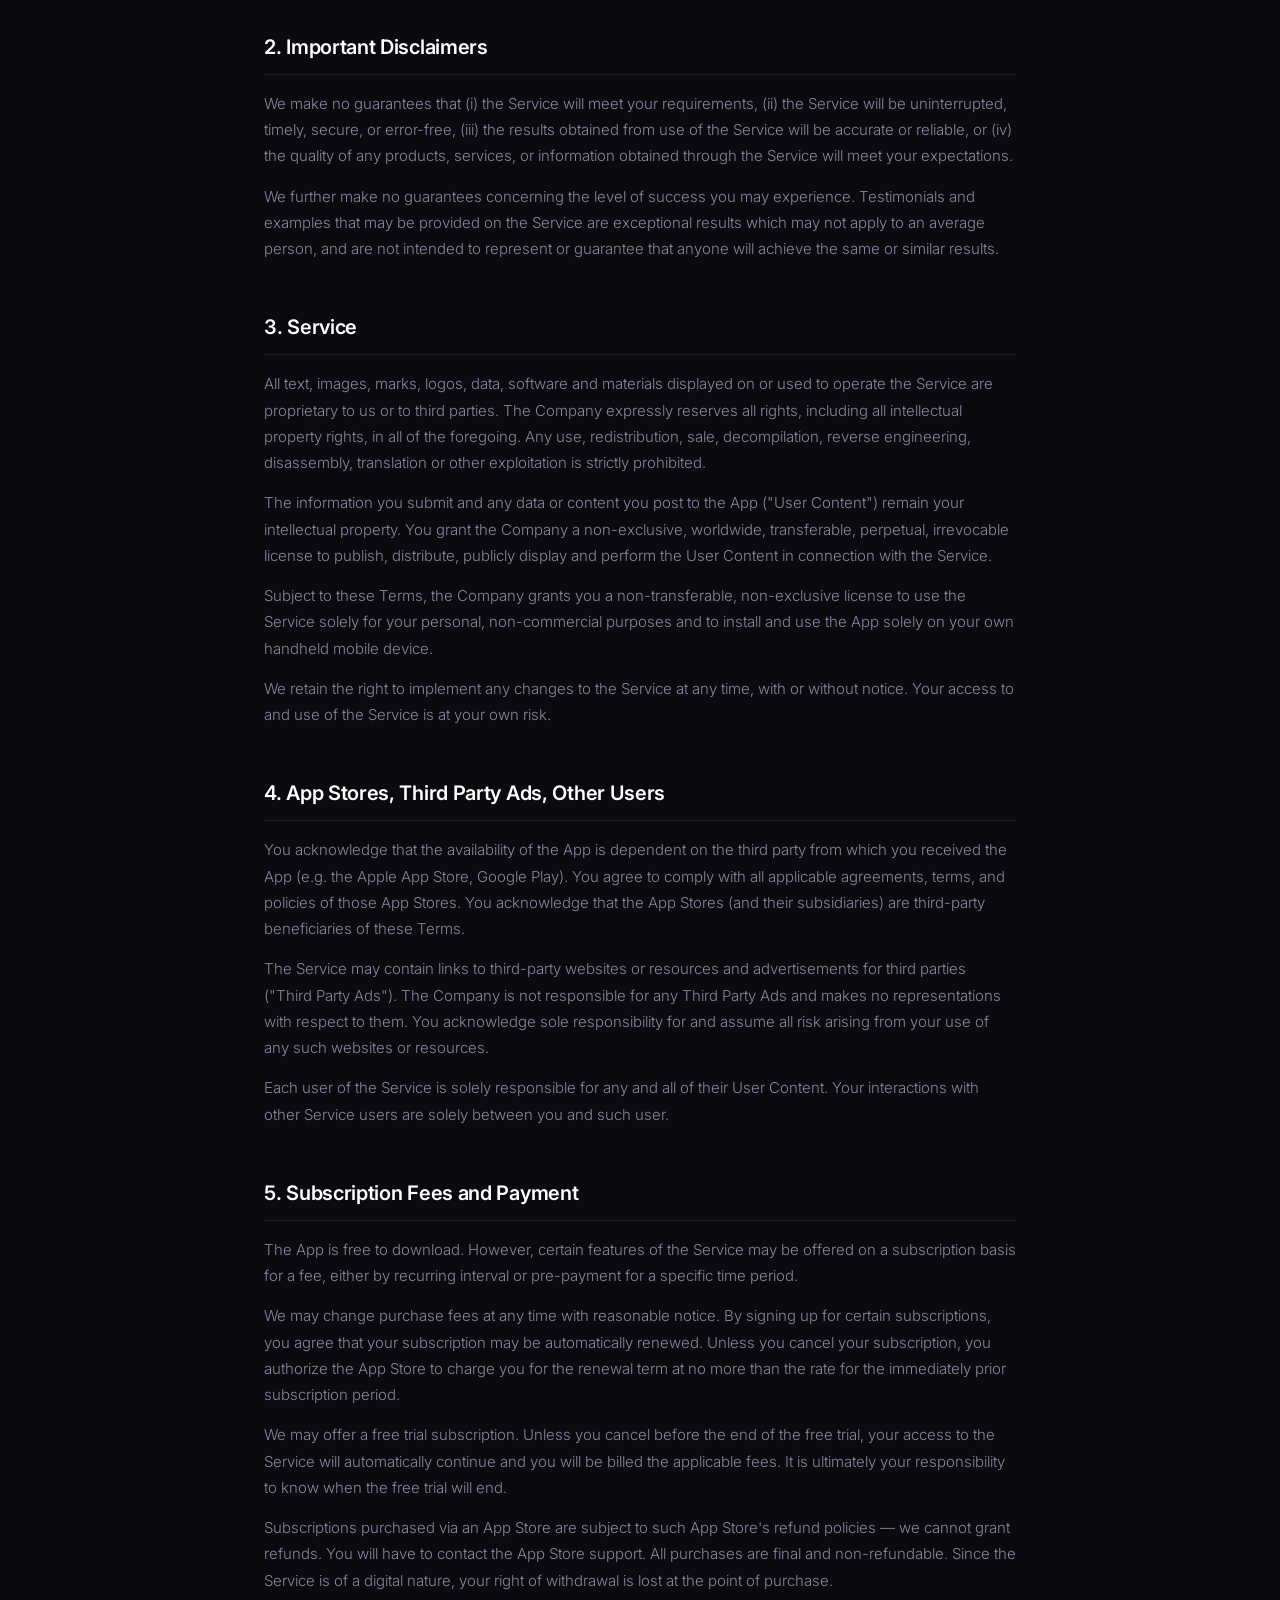
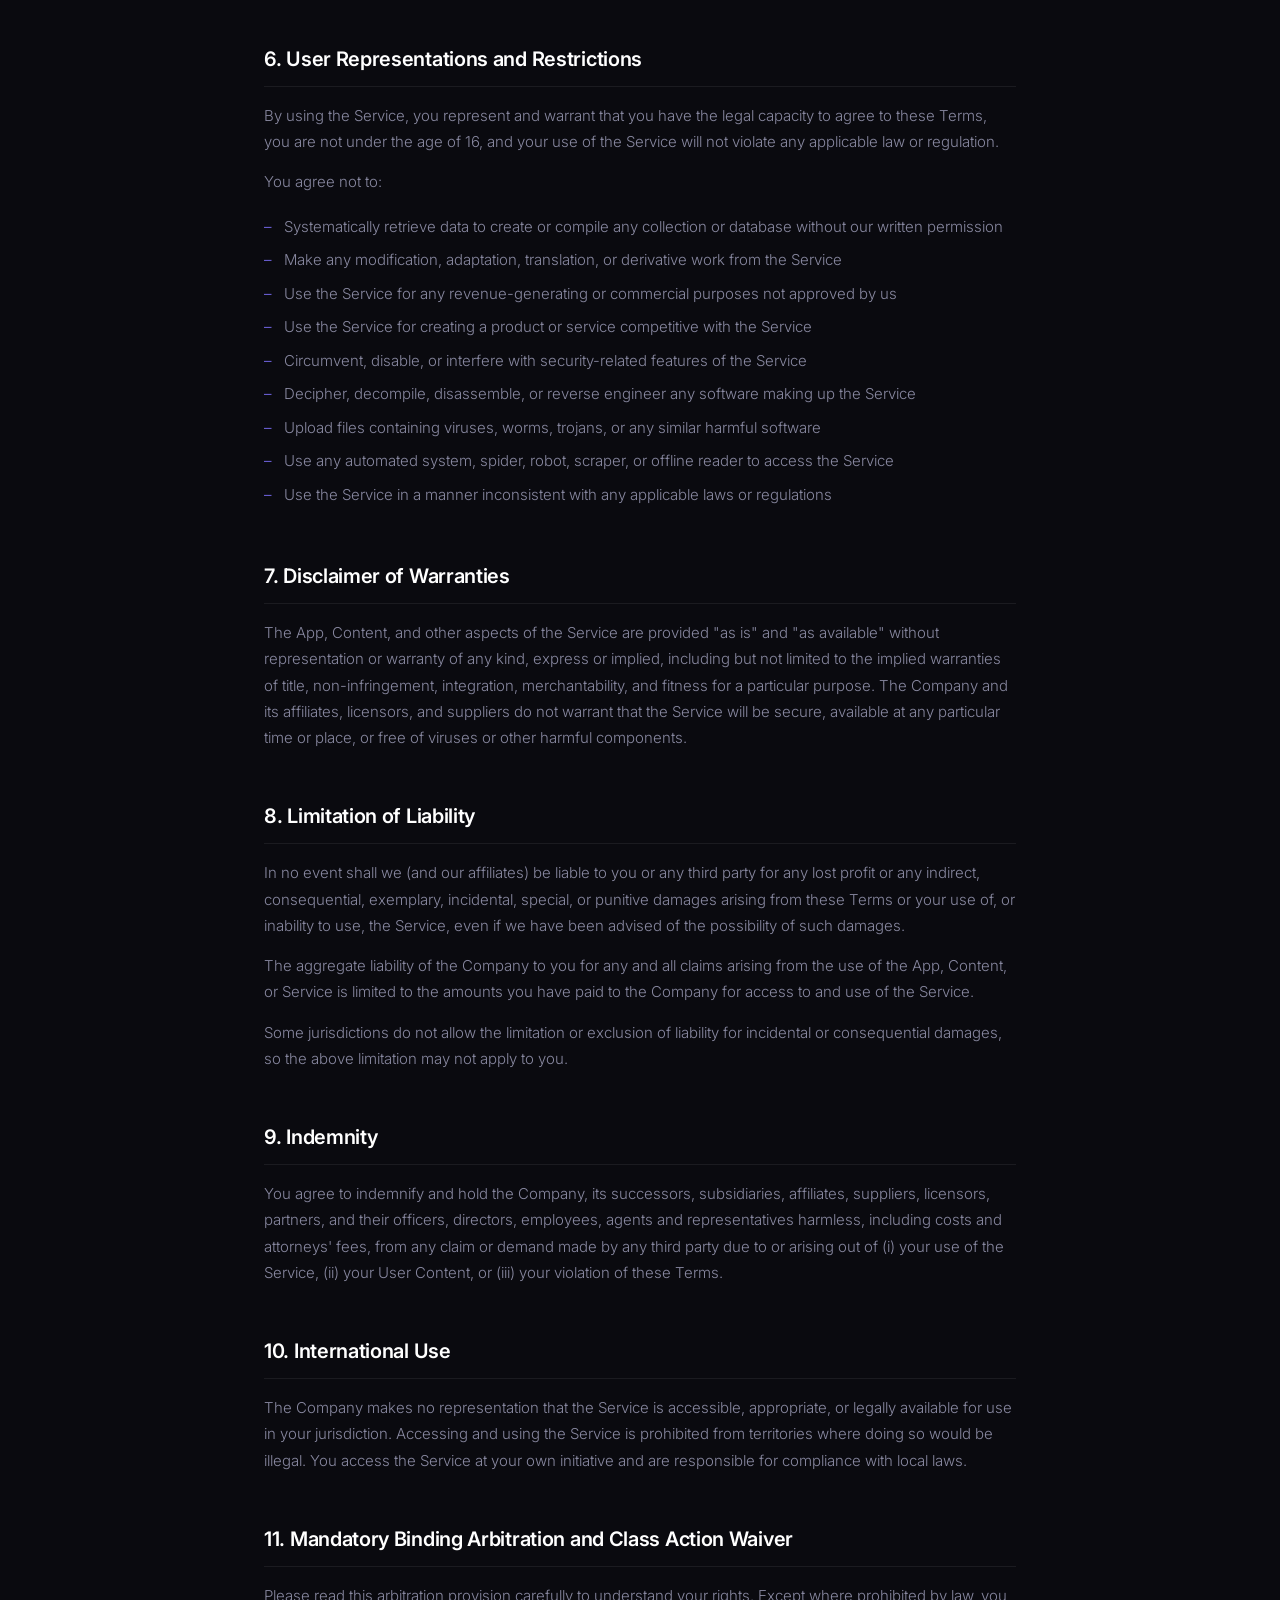
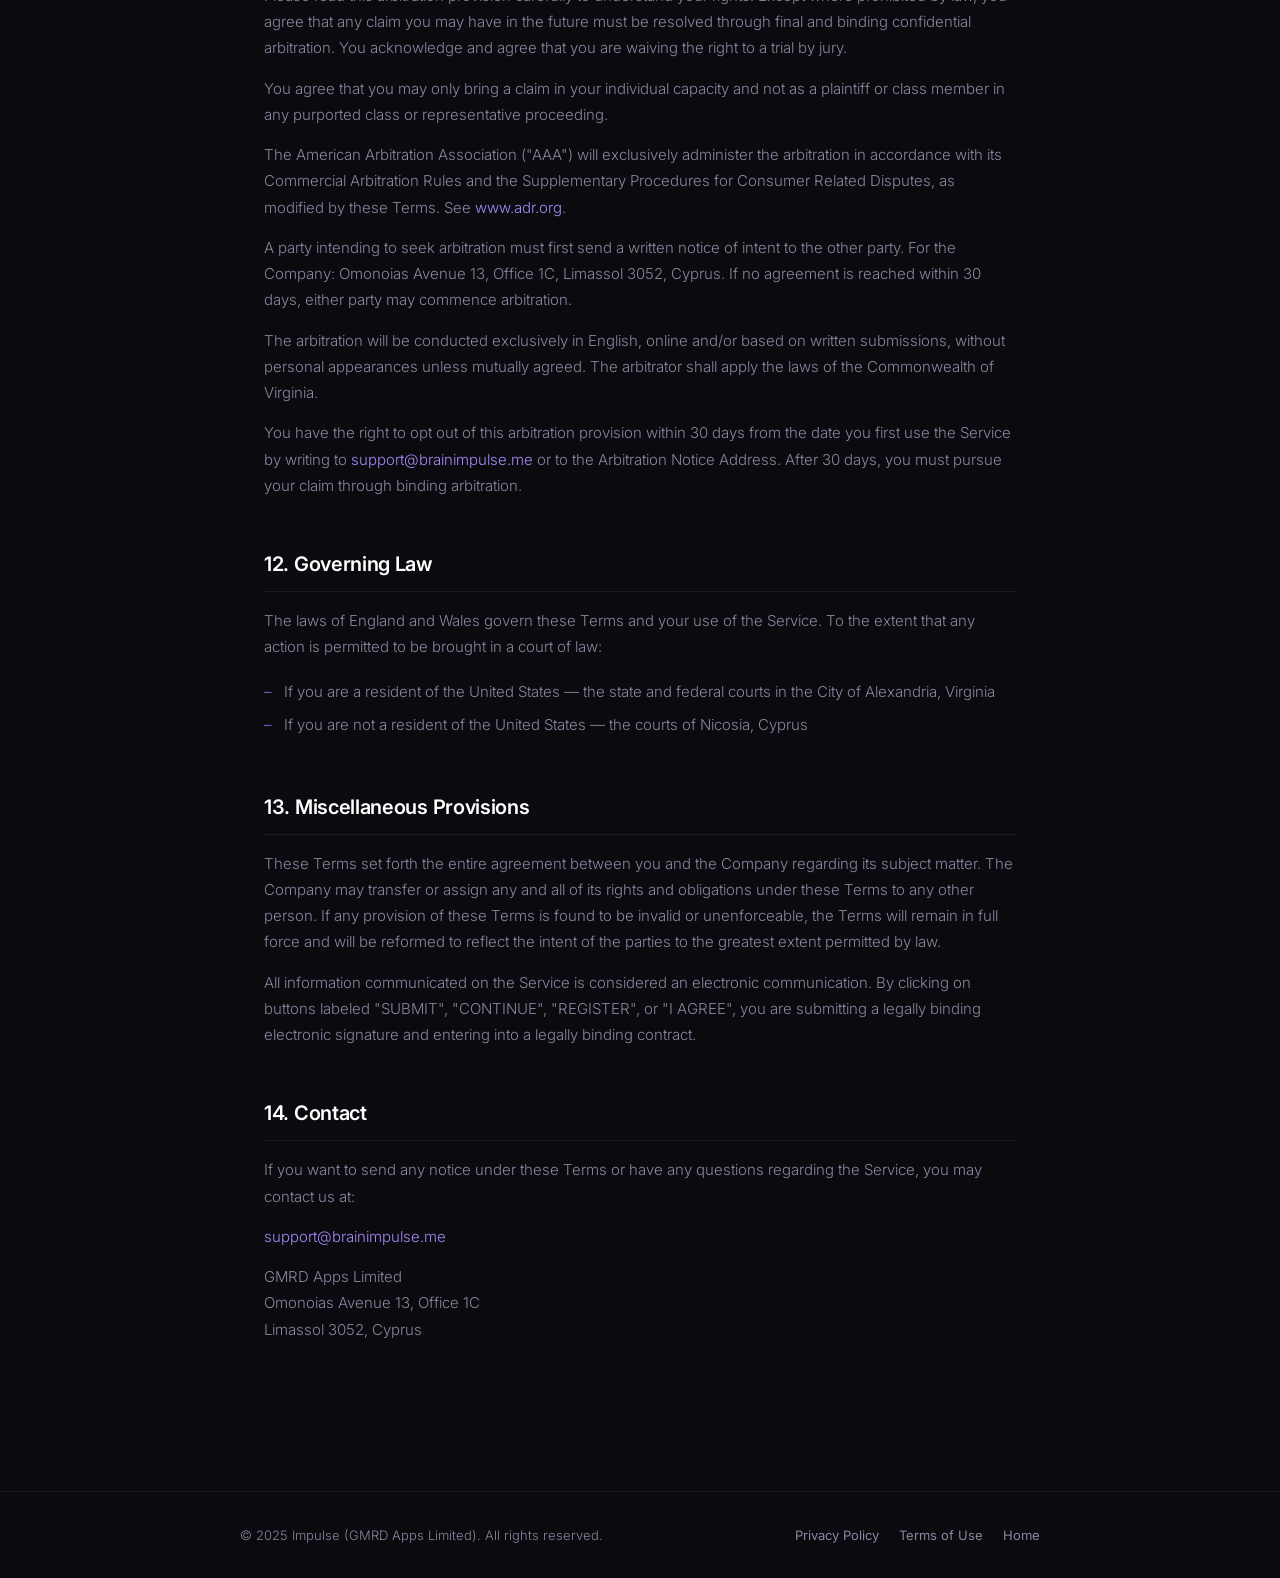
<file: terms.html>
<!DOCTYPE html>
<html lang="en">
<head>
  <meta charset="UTF-8" />
  <meta name="viewport" content="width=device-width, initial-scale=1.0" />
  <title>Terms of Use — Impulse</title>
  <meta name="description" content="Terms and Conditions of Use for Impulse – Brain Training Games." />
  <link rel="preconnect" href="https://fonts.googleapis.com" />
  <link rel="preconnect" href="https://fonts.gstatic.com" crossorigin />
  <link href="https://fonts.googleapis.com/css2?family=Inter:wght@300;400;500;600;700&display=swap" rel="stylesheet" />
  <style>
    *, *::before, *::after { box-sizing: border-box; margin: 0; padding: 0; }
    :root {
      --bg: #0a0a0f;
      --surface: #111118;
      --surface2: #16161f;
      --border: rgba(255,255,255,0.07);
      --border2: rgba(255,255,255,0.12);
      --text: #f0f0f5;
      --muted: #8888a0;
      --accent: #7b6ef6;
      --accent2: #a78bfa;
    }
    html { scroll-behavior: smooth; }
    body { font-family: 'Inter', sans-serif; background: var(--bg); color: var(--text); font-size: 16px; line-height: 1.7; }
    a { color: var(--accent2); text-decoration: none; }
    a:hover { text-decoration: underline; }

    nav { background: rgba(10,10,15,0.9); backdrop-filter: blur(20px); border-bottom: 1px solid var(--border); padding: 0 24px; position: sticky; top: 0; z-index: 100; }
    .nav-inner { max-width: 800px; margin: 0 auto; height: 60px; display: flex; align-items: center; justify-content: space-between; }
    .logo { font-weight: 700; font-size: 18px; letter-spacing: -0.5px; display: flex; align-items: center; gap: 8px; color: var(--text); text-decoration: none; }
    .logo-dot { width: 8px; height: 8px; background: var(--accent); border-radius: 50%; }
    .back-link { font-size: 13px; color: var(--muted); display: flex; align-items: center; gap: 6px; transition: color .2s; }
    .back-link:hover { color: var(--text); text-decoration: none; }

    .page-wrap { max-width: 800px; margin: 0 auto; padding: 64px 24px 100px; }
    .page-header { margin-bottom: 48px; padding-bottom: 32px; border-bottom: 1px solid var(--border); }
    .page-tag { display: inline-block; font-size: 11px; font-weight: 600; letter-spacing: 0.1em; text-transform: uppercase; color: var(--accent2); background: rgba(167,139,250,0.1); padding: 4px 12px; border-radius: 6px; margin-bottom: 16px; }
    .page-title { font-size: clamp(28px, 5vw, 40px); font-weight: 700; letter-spacing: -1px; color: #fff; line-height: 1.2; margin-bottom: 12px; }
    .page-meta { font-size: 13px; color: var(--muted); }

    .notice-box { background: var(--surface); border: 1px solid var(--border2); border-left: 3px solid #f59e0b; border-radius: 10px; padding: 18px 20px; margin-bottom: 40px; font-size: 14px; color: var(--muted); line-height: 1.65; }
    .notice-box strong { color: #f59e0b; display: block; margin-bottom: 6px; font-size: 12px; text-transform: uppercase; letter-spacing: 0.08em; font-weight: 600; }

    .doc-section { margin-bottom: 48px; }
    .doc-section h2 { font-size: 20px; font-weight: 600; color: #fff; margin-bottom: 16px; padding-bottom: 10px; border-bottom: 1px solid var(--border); letter-spacing: -0.3px; }
    .doc-section h3 { font-size: 15px; font-weight: 600; color: var(--text); margin: 20px 0 10px; }
    .doc-section p { font-size: 15px; color: var(--muted); margin-bottom: 14px; font-weight: 300; line-height: 1.75; }
    .doc-section ul { list-style: none; padding: 0; margin-bottom: 14px; }
    .doc-section ul li { font-size: 15px; color: var(--muted); padding: 4px 0 4px 20px; position: relative; font-weight: 300; }
    .doc-section ul li::before { content: '–'; position: absolute; left: 0; color: var(--accent); }
    .doc-section a { color: var(--accent2); }
    .caps { font-size: 14px; line-height: 1.7; }

    .toc { background: var(--surface); border: 1px solid var(--border); border-radius: 12px; padding: 24px 28px; margin-bottom: 48px; }
    .toc h4 { font-size: 12px; font-weight: 600; letter-spacing: 0.1em; text-transform: uppercase; color: var(--muted); margin-bottom: 14px; }
    .toc ol { list-style: none; counter-reset: toc-counter; padding: 0; }
    .toc ol li { counter-increment: toc-counter; font-size: 14px; padding: 5px 0; font-weight: 300; }
    .toc ol li::before { content: counter(toc-counter) '. '; color: var(--accent); font-weight: 500; }
    .toc ol li a { color: var(--muted); transition: color .2s; }
    .toc ol li a:hover { color: var(--text); text-decoration: none; }

    footer { border-top: 1px solid var(--border); padding: 32px 24px; }
    .footer-inner { max-width: 800px; margin: 0 auto; display: flex; align-items: center; justify-content: space-between; flex-wrap: wrap; gap: 12px; }
    .footer-inner p { font-size: 13px; color: var(--muted); font-weight: 300; }
    .footer-inner a { font-size: 13px; color: var(--muted); }
    .footer-inner a:hover { color: var(--text); }
  </style>
</head>
<body>

<nav>
  <div class="nav-inner">
    <a class="logo" href="index.html"><div class="logo-dot"></div>Impulse</a>
    <a class="back-link" href="index.html">← Back to Home</a>
  </div>
</nav>

<div class="page-wrap">
  <div class="page-header">
    <span class="page-tag">Legal</span>
    <h1 class="page-title">Terms and Conditions of Use</h1>
    <p class="page-meta">Last updated: 16 December 2025 · Impulse – Brain Training Games</p>
  </div>

  <div class="notice-box">
    <strong>⚠ Important — Please Read Before Use</strong>
    This Service includes subscriptions that automatically renew. To avoid being charged, you must cancel a subscription or free trial in your App Store account settings at least 24 hours before the end of the free trial or current subscription period. Deleting the App does not cancel your subscriptions.
  </div>

  <div class="toc">
    <h4>Table of Contents</h4>
    <ol>
      <li><a href="#acceptance">Acceptance of Terms</a></li>
      <li><a href="#disclaimers">Important Disclaimers</a></li>
      <li><a href="#service">Service</a></li>
      <li><a href="#app-stores">App Stores, Third Party Ads, Other Users</a></li>
      <li><a href="#subscription">Subscription Fees and Payment</a></li>
      <li><a href="#representations">User Representations and Restrictions</a></li>
      <li><a href="#warranties">Disclaimer of Warranties</a></li>
      <li><a href="#liability">Limitation of Liability</a></li>
      <li><a href="#indemnity">Indemnity</a></li>
      <li><a href="#international">International Use</a></li>
      <li><a href="#arbitration">Mandatory Binding Arbitration and Class Action Waiver</a></li>
      <li><a href="#governing-law">Governing Law</a></li>
      <li><a href="#misc">Miscellaneous Provisions</a></li>
      <li><a href="#contact">Contact</a></li>
    </ol>
  </div>

  <div class="doc-section" id="acceptance">
    <h2>1. Acceptance of Terms</h2>
    <p>Mobile application Impulse – Brain Training Games (the "App") and content available via the App or our emails ("Content") are distributed by GMRD Apps Limited or other company as stated in an app store ("we", "us", "our" or the "Company"). The App, together with the Content, tools, transactions and other services available by using the App, are collectively referred to as the "Service".</p>
    <p>Your access and use of the Service constitutes your agreement to be bound by these Terms and Conditions of Use (the "Terms"), which establishes a legally binding contractual relationship between you and the Company. Please read the Terms carefully before using the Service.</p>
    <p>Please review also our <a href="privacy.html">Privacy Policy</a>. We reserve the right, in our sole discretion, to make changes or modifications to these Terms at any time and for any reason. We will alert you about any changes by updating the "Last updated" date of these Terms.</p>
    <p class="caps">These Terms contain important disclaimers, disclaimers of warranties, limitation of liability, as well as provisions that waive your right to a jury trial, right to a court hearing, and right to participate in a class action (arbitration and class action waiver). Unless you opt out within 30 days of first use as provided for in Section 11, arbitration is the exclusive remedy for any and all disputes.</p>
  </div>

  <div class="doc-section" id="disclaimers">
    <h2>2. Important Disclaimers</h2>
    <p class="caps">We make no guarantees that (i) the Service will meet your requirements, (ii) the Service will be uninterrupted, timely, secure, or error-free, (iii) the results obtained from use of the Service will be accurate or reliable, or (iv) the quality of any products, services, or information obtained through the Service will meet your expectations.</p>
    <p class="caps">We further make no guarantees concerning the level of success you may experience. Testimonials and examples that may be provided on the Service are exceptional results which may not apply to an average person, and are not intended to represent or guarantee that anyone will achieve the same or similar results.</p>
  </div>

  <div class="doc-section" id="service">
    <h2>3. Service</h2>
    <p>All text, images, marks, logos, data, software and materials displayed on or used to operate the Service are proprietary to us or to third parties. The Company expressly reserves all rights, including all intellectual property rights, in all of the foregoing. Any use, redistribution, sale, decompilation, reverse engineering, disassembly, translation or other exploitation is strictly prohibited.</p>
    <p>The information you submit and any data or content you post to the App ("User Content") remain your intellectual property. You grant the Company a non-exclusive, worldwide, transferable, perpetual, irrevocable license to publish, distribute, publicly display and perform the User Content in connection with the Service.</p>
    <p>Subject to these Terms, the Company grants you a non-transferable, non-exclusive license to use the Service solely for your personal, non-commercial purposes and to install and use the App solely on your own handheld mobile device.</p>
    <p>We retain the right to implement any changes to the Service at any time, with or without notice. Your access to and use of the Service is at your own risk.</p>
  </div>

  <div class="doc-section" id="app-stores">
    <h2>4. App Stores, Third Party Ads, Other Users</h2>
    <p>You acknowledge that the availability of the App is dependent on the third party from which you received the App (e.g. the Apple App Store, Google Play). You agree to comply with all applicable agreements, terms, and policies of those App Stores. You acknowledge that the App Stores (and their subsidiaries) are third-party beneficiaries of these Terms.</p>
    <p>The Service may contain links to third-party websites or resources and advertisements for third parties ("Third Party Ads"). The Company is not responsible for any Third Party Ads and makes no representations with respect to them. You acknowledge sole responsibility for and assume all risk arising from your use of any such websites or resources.</p>
    <p>Each user of the Service is solely responsible for any and all of their User Content. Your interactions with other Service users are solely between you and such user.</p>
  </div>

  <div class="doc-section" id="subscription">
    <h2>5. Subscription Fees and Payment</h2>
    <p>The App is free to download. However, certain features of the Service may be offered on a subscription basis for a fee, either by recurring interval or pre-payment for a specific time period.</p>
    <p>We may change purchase fees at any time with reasonable notice. By signing up for certain subscriptions, you agree that your subscription may be automatically renewed. Unless you cancel your subscription, you authorize the App Store to charge you for the renewal term at no more than the rate for the immediately prior subscription period.</p>
    <p>We may offer a free trial subscription. Unless you cancel before the end of the free trial, your access to the Service will automatically continue and you will be billed the applicable fees. It is ultimately your responsibility to know when the free trial will end.</p>
    <p class="caps">Subscriptions purchased via an App Store are subject to such App Store's refund policies — we cannot grant refunds. You will have to contact the App Store support. All purchases are final and non-refundable. Since the Service is of a digital nature, your right of withdrawal is lost at the point of purchase.</p>
  </div>

  <div class="doc-section" id="representations">
    <h2>6. User Representations and Restrictions</h2>
    <p>By using the Service, you represent and warrant that you have the legal capacity to agree to these Terms, you are not under the age of 16, and your use of the Service will not violate any applicable law or regulation.</p>
    <p>You agree not to:</p>
    <ul>
      <li>Systematically retrieve data to create or compile any collection or database without our written permission</li>
      <li>Make any modification, adaptation, translation, or derivative work from the Service</li>
      <li>Use the Service for any revenue-generating or commercial purposes not approved by us</li>
      <li>Use the Service for creating a product or service competitive with the Service</li>
      <li>Circumvent, disable, or interfere with security-related features of the Service</li>
      <li>Decipher, decompile, disassemble, or reverse engineer any software making up the Service</li>
      <li>Upload files containing viruses, worms, trojans, or any similar harmful software</li>
      <li>Use any automated system, spider, robot, scraper, or offline reader to access the Service</li>
      <li>Use the Service in a manner inconsistent with any applicable laws or regulations</li>
    </ul>
  </div>

  <div class="doc-section" id="warranties">
    <h2>7. Disclaimer of Warranties</h2>
    <p class="caps">The App, Content, and other aspects of the Service are provided "as is" and "as available" without representation or warranty of any kind, express or implied, including but not limited to the implied warranties of title, non-infringement, integration, merchantability, and fitness for a particular purpose. The Company and its affiliates, licensors, and suppliers do not warrant that the Service will be secure, available at any particular time or place, or free of viruses or other harmful components.</p>
  </div>

  <div class="doc-section" id="liability">
    <h2>8. Limitation of Liability</h2>
    <p class="caps">In no event shall we (and our affiliates) be liable to you or any third party for any lost profit or any indirect, consequential, exemplary, incidental, special, or punitive damages arising from these Terms or your use of, or inability to use, the Service, even if we have been advised of the possibility of such damages.</p>
    <p class="caps">The aggregate liability of the Company to you for any and all claims arising from the use of the App, Content, or Service is limited to the amounts you have paid to the Company for access to and use of the Service.</p>
    <p>Some jurisdictions do not allow the limitation or exclusion of liability for incidental or consequential damages, so the above limitation may not apply to you.</p>
  </div>

  <div class="doc-section" id="indemnity">
    <h2>9. Indemnity</h2>
    <p>You agree to indemnify and hold the Company, its successors, subsidiaries, affiliates, suppliers, licensors, partners, and their officers, directors, employees, agents and representatives harmless, including costs and attorneys' fees, from any claim or demand made by any third party due to or arising out of (i) your use of the Service, (ii) your User Content, or (iii) your violation of these Terms.</p>
  </div>

  <div class="doc-section" id="international">
    <h2>10. International Use</h2>
    <p>The Company makes no representation that the Service is accessible, appropriate, or legally available for use in your jurisdiction. Accessing and using the Service is prohibited from territories where doing so would be illegal. You access the Service at your own initiative and are responsible for compliance with local laws.</p>
  </div>

  <div class="doc-section" id="arbitration">
    <h2>11. Mandatory Binding Arbitration and Class Action Waiver</h2>
    <p class="caps">Please read this arbitration provision carefully to understand your rights. Except where prohibited by law, you agree that any claim you may have in the future must be resolved through final and binding confidential arbitration. You acknowledge and agree that you are waiving the right to a trial by jury.</p>
    <p class="caps">You agree that you may only bring a claim in your individual capacity and not as a plaintiff or class member in any purported class or representative proceeding.</p>
    <p>The American Arbitration Association ("AAA") will exclusively administer the arbitration in accordance with its Commercial Arbitration Rules and the Supplementary Procedures for Consumer Related Disputes, as modified by these Terms. See <a href="http://www.adr.org" target="_blank">www.adr.org</a>.</p>
    <p>A party intending to seek arbitration must first send a written notice of intent to the other party. For the Company: Omonoias Avenue 13, Office 1C, Limassol 3052, Cyprus. If no agreement is reached within 30 days, either party may commence arbitration.</p>
    <p>The arbitration will be conducted exclusively in English, online and/or based on written submissions, without personal appearances unless mutually agreed. The arbitrator shall apply the laws of the Commonwealth of Virginia.</p>
    <p class="caps">You have the right to opt out of this arbitration provision within 30 days from the date you first use the Service by writing to <a href="mailto:support@brainimpulse.me" style="color:var(--accent2)">support@brainimpulse.me</a> or to the Arbitration Notice Address. After 30 days, you must pursue your claim through binding arbitration.</p>
  </div>

  <div class="doc-section" id="governing-law">
    <h2>12. Governing Law</h2>
    <p>The laws of England and Wales govern these Terms and your use of the Service. To the extent that any action is permitted to be brought in a court of law:</p>
    <ul>
      <li>If you are a resident of the United States — the state and federal courts in the City of Alexandria, Virginia</li>
      <li>If you are not a resident of the United States — the courts of Nicosia, Cyprus</li>
    </ul>
  </div>

  <div class="doc-section" id="misc">
    <h2>13. Miscellaneous Provisions</h2>
    <p>These Terms set forth the entire agreement between you and the Company regarding its subject matter. The Company may transfer or assign any and all of its rights and obligations under these Terms to any other person. If any provision of these Terms is found to be invalid or unenforceable, the Terms will remain in full force and will be reformed to reflect the intent of the parties to the greatest extent permitted by law.</p>
    <p>All information communicated on the Service is considered an electronic communication. By clicking on buttons labeled "SUBMIT", "CONTINUE", "REGISTER", or "I AGREE", you are submitting a legally binding electronic signature and entering into a legally binding contract.</p>
  </div>

  <div class="doc-section" id="contact">
    <h2>14. Contact</h2>
    <p>If you want to send any notice under these Terms or have any questions regarding the Service, you may contact us at:</p>
    <p><a href="mailto:support@brainimpulse.me">support@brainimpulse.me</a></p>
    <p>GMRD Apps Limited<br/>Omonoias Avenue 13, Office 1C<br/>Limassol 3052, Cyprus</p>
  </div>
</div>

<footer>
  <div class="footer-inner">
    <p>© 2025 Impulse (GMRD Apps Limited). All rights reserved.</p>
    <div style="display:flex;gap:20px">
      <a href="privacy.html">Privacy Policy</a>
      <a href="terms.html">Terms of Use</a>
      <a href="index.html">Home</a>
    </div>
  </div>
</footer>

</body>
</html>
</file>
<file: style.css>
/* ===== RESET & BASE ===== */
*, *::before, *::after { box-sizing: border-box; margin: 0; padding: 0; }

:root {
  --blue: #6B8EF0;
  --blue-light: #8BA8FF;
  --purple: #9B7BF5;
  --purple-light: #B89EFF;
  --green: #5DD9A4;
  --pink: #F07BA8;
  --teal: #5BC8D4;
  --bg: #F4F6FE;
  --surface: #FFFFFF;
  --surface-2: #EEF1FB;
  --text: #1A1D2E;
  --text-mid: #4B5068;
  --text-soft: #8B90A8;
  --border: rgba(107, 142, 240, 0.15);
  --radius: 20px;
  --radius-sm: 12px;
  --shadow: 0 4px 32px rgba(107, 142, 240, 0.12);
  --shadow-lg: 0 12px 60px rgba(107, 142, 240, 0.18);
}

html { scroll-behavior: smooth; }

body {
  font-family: 'DM Sans', sans-serif;
  background: var(--bg);
  color: var(--text);
  font-size: 16px;
  line-height: 1.6;
  overflow-x: hidden;
}

.container {
  max-width: 1160px;
  margin: 0 auto;
  padding: 0 24px;
}

img { display: block; max-width: 100%; }
a { text-decoration: none; color: inherit; }

/* ===== TYPOGRAPHY ===== */
h1, h2, h3, h4 { font-family: 'Sora', sans-serif; line-height: 1.2; }

.gradient-text {
  background: linear-gradient(135deg, var(--blue), var(--purple));
  -webkit-background-clip: text;
  -webkit-text-fill-color: transparent;
  background-clip: text;
}

.section-label {
  display: inline-block;
  font-size: 12px;
  font-weight: 600;
  letter-spacing: 0.12em;
  text-transform: uppercase;
  color: var(--blue);
  background: rgba(107, 142, 240, 0.1);
  padding: 5px 14px;
  border-radius: 100px;
  margin-bottom: 12px;
}

.section-title {
  font-size: clamp(28px, 4vw, 44px);
  font-weight: 800;
  color: var(--text);
  margin-bottom: 16px;
}

.section-sub {
  font-size: 17px;
  color: var(--text-mid);
  max-width: 560px;
  margin: 0 auto;
}

.section-header {
  text-align: center;
  margin-bottom: 56px;
}

/* ===== BUTTONS ===== */
.btn {
  display: inline-flex;
  align-items: center;
  gap: 8px;
  padding: 13px 28px;
  border-radius: 100px;
  font-family: 'Sora', sans-serif;
  font-weight: 600;
  font-size: 15px;
  cursor: pointer;
  border: none;
  transition: all 0.25s ease;
}

.btn-primary {
  background: linear-gradient(135deg, var(--blue), var(--purple));
  color: #fff;
  box-shadow: 0 4px 20px rgba(107, 142, 240, 0.4);
}
.btn-primary:hover {
  transform: translateY(-2px);
  box-shadow: 0 8px 32px rgba(107, 142, 240, 0.5);
}

.btn-ghost {
  color: var(--text-mid);
  background: transparent;
  border: 1.5px solid var(--border);
}
.btn-ghost:hover { background: var(--surface-2); color: var(--blue); }

.btn-outline {
  color: var(--blue);
  background: rgba(107, 142, 240, 0.08);
  border: 1.5px solid var(--border);
}
.btn-outline:hover { background: rgba(107, 142, 240, 0.15); }

.btn-large { padding: 16px 36px; font-size: 16px; }

/* ===== NAV ===== */
.nav {
  position: fixed;
  top: 0; left: 0; right: 0;
  z-index: 100;
  background: rgba(244, 246, 254, 0.85);
  backdrop-filter: blur(20px);
  -webkit-backdrop-filter: blur(20px);
  border-bottom: 1px solid var(--border);
  transition: all 0.3s;
}

.nav-inner {
  max-width: 1160px;
  margin: 0 auto;
  padding: 0 24px;
  height: 68px;
  display: flex;
  align-items: center;
  justify-content: space-between;
}

.logo {
  display: flex;
  align-items: center;
  gap: 8px;
  font-family: 'Sora', sans-serif;
  font-weight: 800;
  font-size: 20px;
}
.logo-icon { font-size: 22px; }
.logo-text { color: var(--text); }

.nav-links {
  display: flex;
  align-items: center;
  gap: 6px;
  list-style: none;
}
.nav-links a {
  padding: 8px 16px;
  border-radius: 100px;
  font-weight: 500;
  font-size: 14px;
  color: var(--text-mid);
  transition: all 0.2s;
}
.nav-links a:hover { color: var(--blue); background: rgba(107,142,240,0.08); }
.nav-cta {
  background: linear-gradient(135deg, var(--blue), var(--purple)) !important;
  color: #fff !important;
  box-shadow: 0 4px 16px rgba(107,142,240,0.35) !important;
}
.nav-cta:hover { transform: translateY(-1px); box-shadow: 0 6px 24px rgba(107,142,240,0.45) !important; }

.hamburger {
  display: none;
  flex-direction: column;
  gap: 5px;
  background: none;
  border: none;
  cursor: pointer;
  padding: 8px;
}
.hamburger span {
  display: block;
  width: 22px;
  height: 2px;
  background: var(--text);
  border-radius: 2px;
  transition: all 0.3s;
}

/* ===== HERO ===== */
.hero {
  min-height: 100vh;
  padding-top: 100px;
  display: grid;
  grid-template-columns: 1fr 1fr;
  align-items: center;
  gap: 60px;
  max-width: 1160px;
  margin: 0 auto;
  padding-left: 24px;
  padding-right: 24px;
  position: relative;
}

.hero-bg {
  position: fixed;
  inset: 0;
  pointer-events: none;
  z-index: -1;
  overflow: hidden;
}

.orb {
  position: absolute;
  border-radius: 50%;
  filter: blur(80px);
  opacity: 0.35;
}
.orb-1 { width: 500px; height: 500px; background: var(--blue-light); top: -100px; right: -100px; animation: floatOrb 8s ease-in-out infinite; }
.orb-2 { width: 350px; height: 350px; background: var(--purple-light); bottom: 10%; left: -80px; animation: floatOrb 10s ease-in-out infinite reverse; }
.orb-3 { width: 250px; height: 250px; background: var(--green); top: 50%; left: 40%; animation: floatOrb 12s ease-in-out infinite 2s; }

@keyframes floatOrb {
  0%, 100% { transform: translate(0, 0); }
  50% { transform: translate(30px, -30px); }
}

.hero-content { animation: fadeUp 0.8s ease both; }

.hero-badge {
  display: inline-flex;
  align-items: center;
  gap: 8px;
  font-size: 13px;
  font-weight: 500;
  color: var(--text-mid);
  background: var(--surface);
  border: 1px solid var(--border);
  padding: 8px 16px;
  border-radius: 100px;
  margin-bottom: 24px;
  box-shadow: var(--shadow);
}

.badge-dot {
  width: 8px; height: 8px;
  background: var(--green);
  border-radius: 50%;
  box-shadow: 0 0 0 3px rgba(93, 217, 164, 0.25);
  animation: pulse 2s ease-in-out infinite;
}

@keyframes pulse {
  0%, 100% { box-shadow: 0 0 0 3px rgba(93,217,164,0.25); }
  50% { box-shadow: 0 0 0 6px rgba(93,217,164,0.1); }
}

.hero-title {
  font-size: clamp(42px, 6vw, 72px);
  font-weight: 800;
  line-height: 1.1;
  margin-bottom: 20px;
}

.hero-sub {
  font-size: 18px;
  color: var(--text-mid);
  max-width: 480px;
  margin-bottom: 28px;
  line-height: 1.7;
}

.hero-pills {
  display: flex;
  flex-wrap: wrap;
  gap: 10px;
  margin-bottom: 36px;
}

.pill {
  font-size: 13px;
  font-weight: 500;
  padding: 6px 14px;
  border-radius: 100px;
  background: var(--surface);
  border: 1px solid var(--border);
  color: var(--text-mid);
}
.pill-green { color: #2D9B6F; background: rgba(93,217,164,0.1); border-color: rgba(93,217,164,0.3); }
.pill-purple { color: var(--purple); background: rgba(155,123,245,0.1); border-color: rgba(155,123,245,0.3); }

.hero-actions { display: flex; gap: 14px; flex-wrap: wrap; }

/* HERO VISUAL */
.hero-visual {
  display: flex;
  justify-content: center;
  align-items: center;
  animation: fadeUp 0.8s ease 0.2s both;
}

.brain-card {
  position: relative;
  width: 320px; height: 320px;
  background: linear-gradient(145deg, #E8EDFF, #D8E2FF);
  border-radius: 36px;
  display: flex;
  align-items: center;
  justify-content: center;
  box-shadow: var(--shadow-lg);
}

.brain-icon { font-size: 100px; position: relative; z-index: 1; animation: float 4s ease-in-out infinite; }

@keyframes float {
  0%, 100% { transform: translateY(0); }
  50% { transform: translateY(-14px); }
}

.brain-ripple {
  position: absolute;
  width: 220px; height: 220px;
  border: 2px solid rgba(107, 142, 240, 0.2);
  border-radius: 50%;
  animation: ripple 3s ease-in-out infinite;
}
.brain-ripple.r2 { width: 290px; height: 290px; animation-delay: 1.5s; }

@keyframes ripple {
  0%, 100% { transform: scale(1); opacity: 0.5; }
  50% { transform: scale(1.06); opacity: 0.15; }
}

.floating-badge {
  position: absolute;
  background: var(--surface);
  border: 1px solid var(--border);
  border-radius: 100px;
  padding: 7px 14px;
  font-size: 13px;
  font-weight: 600;
  box-shadow: var(--shadow);
  white-space: nowrap;
  color: var(--text);
}
.fb-1 { top: -12px; left: -24px; color: var(--green); animation: floatBadge 4s ease-in-out infinite; }
.fb-2 { bottom: 30px; left: -30px; color: var(--blue); animation: floatBadge 4s ease-in-out infinite 1s; }
.fb-3 { top: 30px; right: -20px; color: var(--purple); animation: floatBadge 4s ease-in-out infinite 2s; }

@keyframes floatBadge {
  0%, 100% { transform: translateY(0); }
  50% { transform: translateY(-8px); }
}

/* ===== ABOUT ===== */
.about {
  padding: 100px 0;
  background: var(--surface);
}

.about-grid {
  display: grid;
  grid-template-columns: 1fr 1fr;
  align-items: center;
  gap: 80px;
}

.about-text p {
  color: var(--text-mid);
  margin-bottom: 16px;
  font-size: 16px;
  line-height: 1.75;
}

.about-badge {
  display: flex;
  align-items: center;
  gap: 14px;
  background: var(--surface-2);
  border: 1px solid var(--border);
  border-radius: var(--radius-sm);
  padding: 14px 18px;
  margin-top: 24px;
}
.badge-icon { font-size: 28px; }
.about-badge strong { display: block; font-weight: 600; font-size: 15px; }
.about-badge span { font-size: 13px; color: var(--text-mid); }

.about-visual {
  display: flex;
  justify-content: center;
  align-items: center;
  position: relative;
}

.visual-card {
  width: 340px; height: 340px;
  background: linear-gradient(145deg, #E8EDFF, #D8E2FF);
  border-radius: 36px;
  display: flex;
  align-items: center;
  justify-content: center;
  position: relative;
  overflow: hidden;
}

.visual-brain { font-size: 100px; position: relative; z-index: 1; animation: float 5s ease-in-out infinite; }

.visual-glow {
  position: absolute;
  width: 200px; height: 200px;
  background: radial-gradient(circle, rgba(107,142,240,0.3), transparent);
  border-radius: 50%;
  animation: glow 3s ease-in-out infinite;
}

@keyframes glow {
  0%, 100% { transform: scale(1); opacity: 0.5; }
  50% { transform: scale(1.3); opacity: 0.3; }
}

.lightbulb-badge {
  position: absolute;
  bottom: -10px; right: -10px;
  width: 64px; height: 64px;
  background: linear-gradient(135deg, var(--purple), #C084FC);
  border-radius: 50%;
  display: flex;
  align-items: center;
  justify-content: center;
  font-size: 28px;
  box-shadow: 0 8px 24px rgba(155,123,245,0.4);
  animation: floatBadge 4s ease-in-out infinite;
}

/* ===== STATS ===== */
.stats {
  padding: 80px 0;
  background: linear-gradient(135deg, rgba(107,142,240,0.06), rgba(155,123,245,0.06));
}

.stats-grid {
  display: grid;
  grid-template-columns: repeat(4, 1fr);
  gap: 24px;
}

.stat-card {
  background: var(--surface);
  border: 1px solid var(--border);
  border-radius: var(--radius);
  padding: 32px 24px;
  text-align: center;
  box-shadow: var(--shadow);
  transition: transform 0.3s;
}
.stat-card:hover { transform: translateY(-4px); }

.stat-num {
  font-family: 'Sora', sans-serif;
  font-size: 44px;
  font-weight: 800;
  background: linear-gradient(135deg, var(--blue), var(--purple));
  -webkit-background-clip: text;
  -webkit-text-fill-color: transparent;
  background-clip: text;
}
.stat-unit {
  font-family: 'Sora', sans-serif;
  font-size: 28px;
  font-weight: 700;
  background: linear-gradient(135deg, var(--blue), var(--purple));
  -webkit-background-clip: text;
  -webkit-text-fill-color: transparent;
  background-clip: text;
}
.stat-card p { font-size: 14px; color: var(--text-soft); margin-top: 6px; }

/* ===== VALUES ===== */
.values { padding: 100px 0; }

.values-grid {
  display: grid;
  grid-template-columns: repeat(4, 1fr);
  gap: 24px;
}

.value-card {
  background: var(--surface);
  border: 1px solid var(--border);
  border-radius: var(--radius);
  padding: 32px 24px;
  text-align: center;
  box-shadow: var(--shadow);
  transition: all 0.3s;
}
.value-card:hover {
  transform: translateY(-6px);
  box-shadow: var(--shadow-lg);
  border-color: rgba(107,142,240,0.3);
}

.value-icon {
  width: 64px; height: 64px;
  border-radius: 18px;
  display: flex;
  align-items: center;
  justify-content: center;
  font-size: 28px;
  margin: 0 auto 18px;
}
.vi-blue { background: rgba(107,142,240,0.15); }
.vi-teal { background: rgba(91,200,212,0.15); }
.vi-green { background: rgba(93,217,164,0.15); }
.vi-pink { background: rgba(240,123,168,0.15); }

.value-card h3 {
  font-size: 16px;
  font-weight: 700;
  margin-bottom: 10px;
  color: var(--text);
}
.value-card p { font-size: 14px; color: var(--text-mid); line-height: 1.65; }

/* ===== TESTIMONIALS ===== */
.testimonials {
  padding: 100px 0;
  background: var(--surface);
}

.testimonials-grid {
  display: grid;
  grid-template-columns: repeat(3, 1fr);
  gap: 24px;
}

.testimonial-card {
  background: var(--bg);
  border: 1px solid var(--border);
  border-radius: var(--radius);
  padding: 28px;
  transition: all 0.3s;
}
.testimonial-card:hover { transform: translateY(-4px); box-shadow: var(--shadow); }

.stars { color: #F5C518; font-size: 16px; margin-bottom: 14px; letter-spacing: 2px; }
.testimonial-card p { font-size: 15px; color: var(--text-mid); font-style: italic; margin-bottom: 20px; line-height: 1.7; }

.testimonial-author { display: flex; align-items: center; gap: 12px; }
.avatar {
  width: 42px; height: 42px;
  border-radius: 50%;
  background: linear-gradient(135deg, var(--blue), var(--purple));
  color: #fff;
  font-weight: 700;
  font-size: 16px;
  display: flex;
  align-items: center;
  justify-content: center;
}
.testimonial-author strong { display: block; font-size: 14px; font-weight: 600; }
.testimonial-author span { font-size: 12px; color: var(--text-soft); }

/* ===== CTA ===== */
.cta-section { padding: 100px 0; }

.cta-card {
  background: linear-gradient(145deg, #EEF1FB, #E4E9FF);
  border: 1px solid var(--border);
  border-radius: 32px;
  padding: 72px 48px;
  text-align: center;
  position: relative;
  overflow: hidden;
  box-shadow: var(--shadow-lg);
}

.cta-orb {
  position: absolute;
  width: 400px; height: 400px;
  background: radial-gradient(circle, rgba(107,142,240,0.2), transparent);
  border-radius: 50%;
  top: -100px; right: -100px;
  pointer-events: none;
}

.cta-card h2 { font-size: clamp(28px, 4vw, 44px); font-weight: 800; margin-bottom: 16px; }
.cta-card p { font-size: 17px; color: var(--text-mid); max-width: 480px; margin: 0 auto 36px; }

.cta-actions { display: flex; justify-content: center; gap: 14px; flex-wrap: wrap; margin-bottom: 20px; }

.cta-note { font-size: 13px; color: var(--text-soft); }

/* ===== FOOTER ===== */
.footer {
  background: var(--text);
  color: rgba(255,255,255,0.7);
  padding: 64px 0 0;
}

.footer-inner {
  display: grid;
  grid-template-columns: 1.5fr 1fr;
  gap: 60px;
  padding-bottom: 48px;
  border-bottom: 1px solid rgba(255,255,255,0.08);
}

.footer-brand .logo { color: #fff; margin-bottom: 14px; }
.footer-brand .logo-text { color: #fff; }
.footer-brand p { font-size: 14px; max-width: 280px; line-height: 1.7; }

.footer-links { display: flex; gap: 48px; }
.footer-col { display: flex; flex-direction: column; gap: 10px; }
.footer-col h4 { font-family: 'Sora', sans-serif; font-size: 14px; font-weight: 600; color: #fff; margin-bottom: 4px; }
.footer-col a { font-size: 14px; color: rgba(255,255,255,0.55); transition: color 0.2s; }
.footer-col a:hover { color: var(--blue-light); }

.footer-bottom {
  text-align: center;
  padding: 20px 0;
  font-size: 13px;
  color: rgba(255,255,255,0.3);
}

/* ===== REVEAL ANIMATIONS ===== */
[data-reveal] {
  opacity: 0;
  transform: translateY(28px);
  transition: opacity 0.65s ease, transform 0.65s ease;
}
[data-reveal].revealed {
  opacity: 1;
  transform: translateY(0);
}

@keyframes fadeUp {
  from { opacity: 0; transform: translateY(24px); }
  to { opacity: 1; transform: translateY(0); }
}

/* ===== RESPONSIVE ===== */
@media (max-width: 900px) {
  .hero {
    grid-template-columns: 1fr;
    text-align: center;
    padding-top: 120px;
    padding-bottom: 60px;
  }
  .hero-sub, .hero-pills { margin-left: auto; margin-right: auto; }
  .hero-pills, .hero-actions { justify-content: center; }
  .hero-visual { order: -1; }
  .brain-card { width: 240px; height: 240px; }
  .brain-icon { font-size: 72px; }

  .about-grid { grid-template-columns: 1fr; }
  .about-visual { display: none; }

  .stats-grid { grid-template-columns: repeat(2, 1fr); }
  .values-grid { grid-template-columns: repeat(2, 1fr); }
  .testimonials-grid { grid-template-columns: 1fr; }

  .footer-inner { grid-template-columns: 1fr; gap: 36px; }
  .footer-links { flex-wrap: wrap; gap: 32px; }
}

@media (max-width: 600px) {
  .nav-links { display: none; }
  .nav-links.open {
    display: flex;
    flex-direction: column;
    position: fixed;
    top: 68px; left: 0; right: 0;
    background: rgba(244,246,254,0.98);
    backdrop-filter: blur(20px);
    padding: 20px 24px;
    border-bottom: 1px solid var(--border);
    gap: 4px;
  }
  .hamburger { display: flex; }

  .stats-grid { grid-template-columns: 1fr 1fr; }
  .values-grid { grid-template-columns: 1fr; }

  .cta-card { padding: 48px 24px; }
}
</file>
